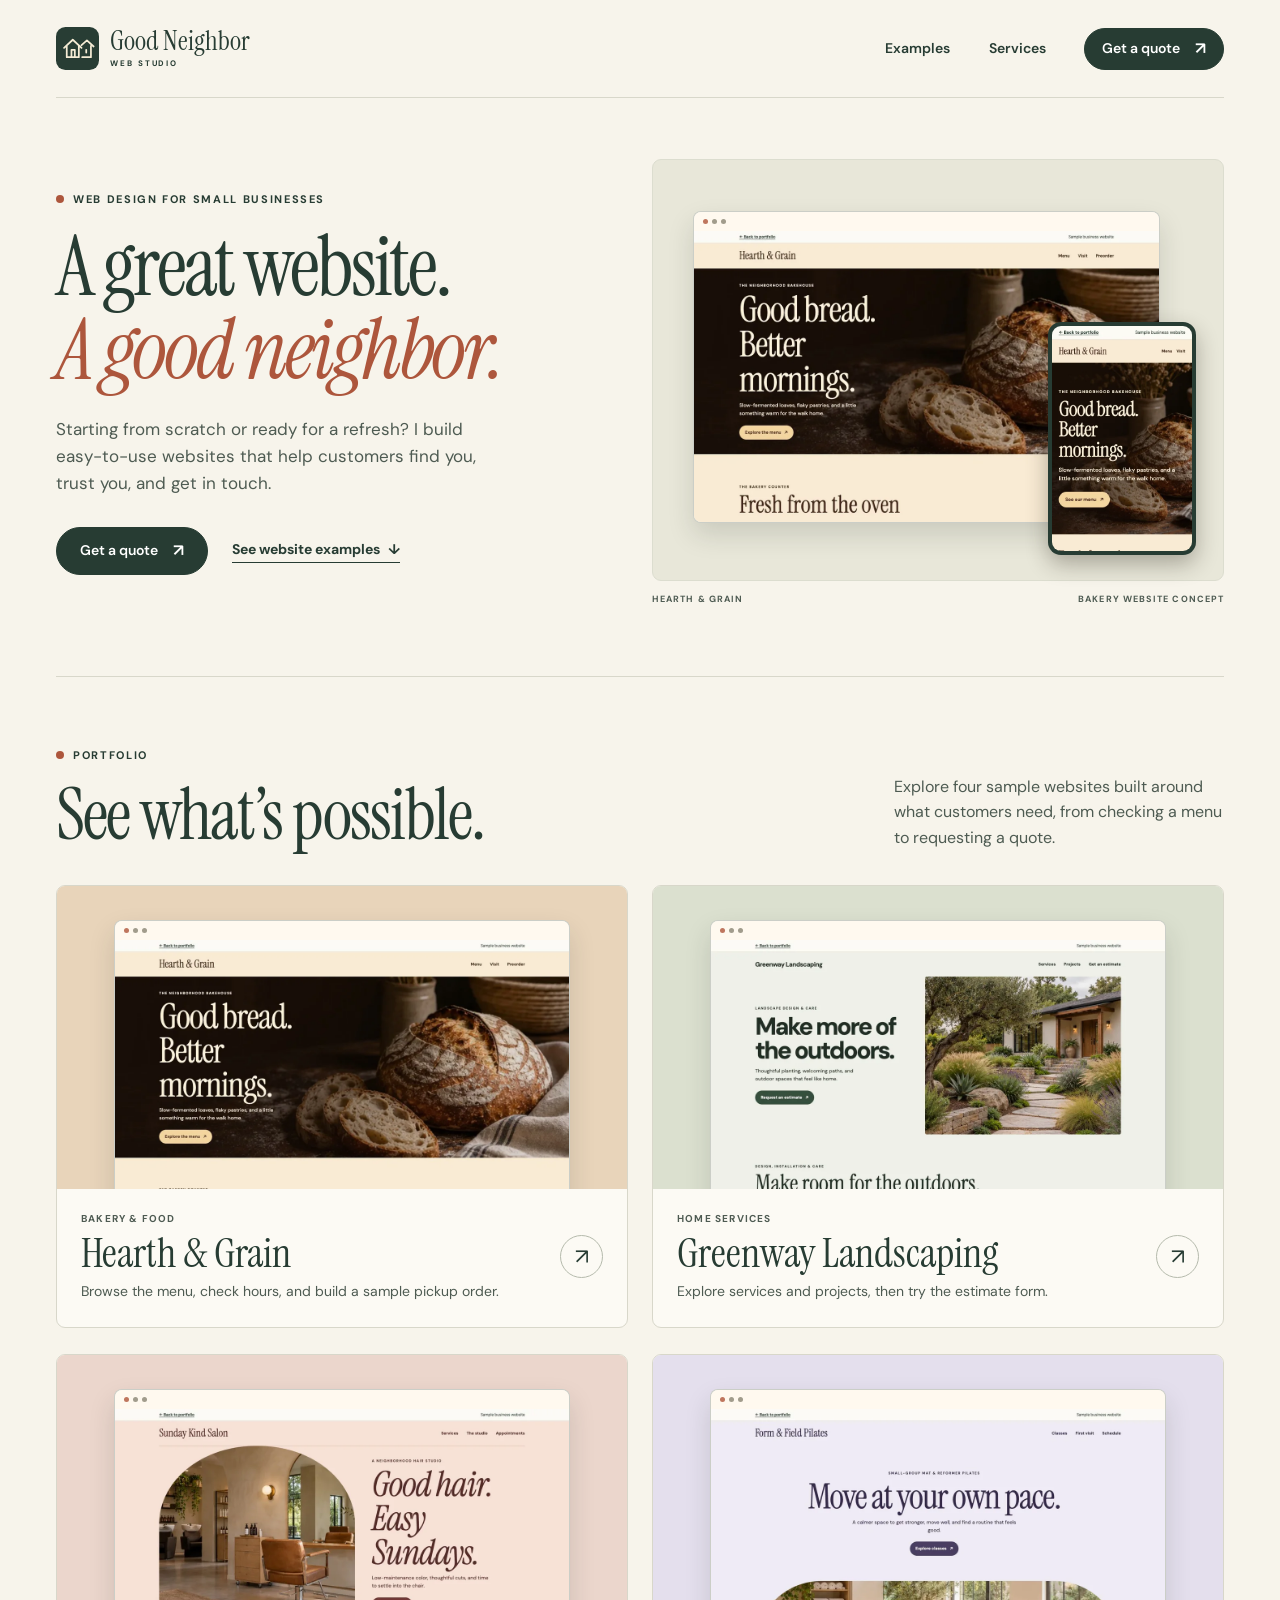
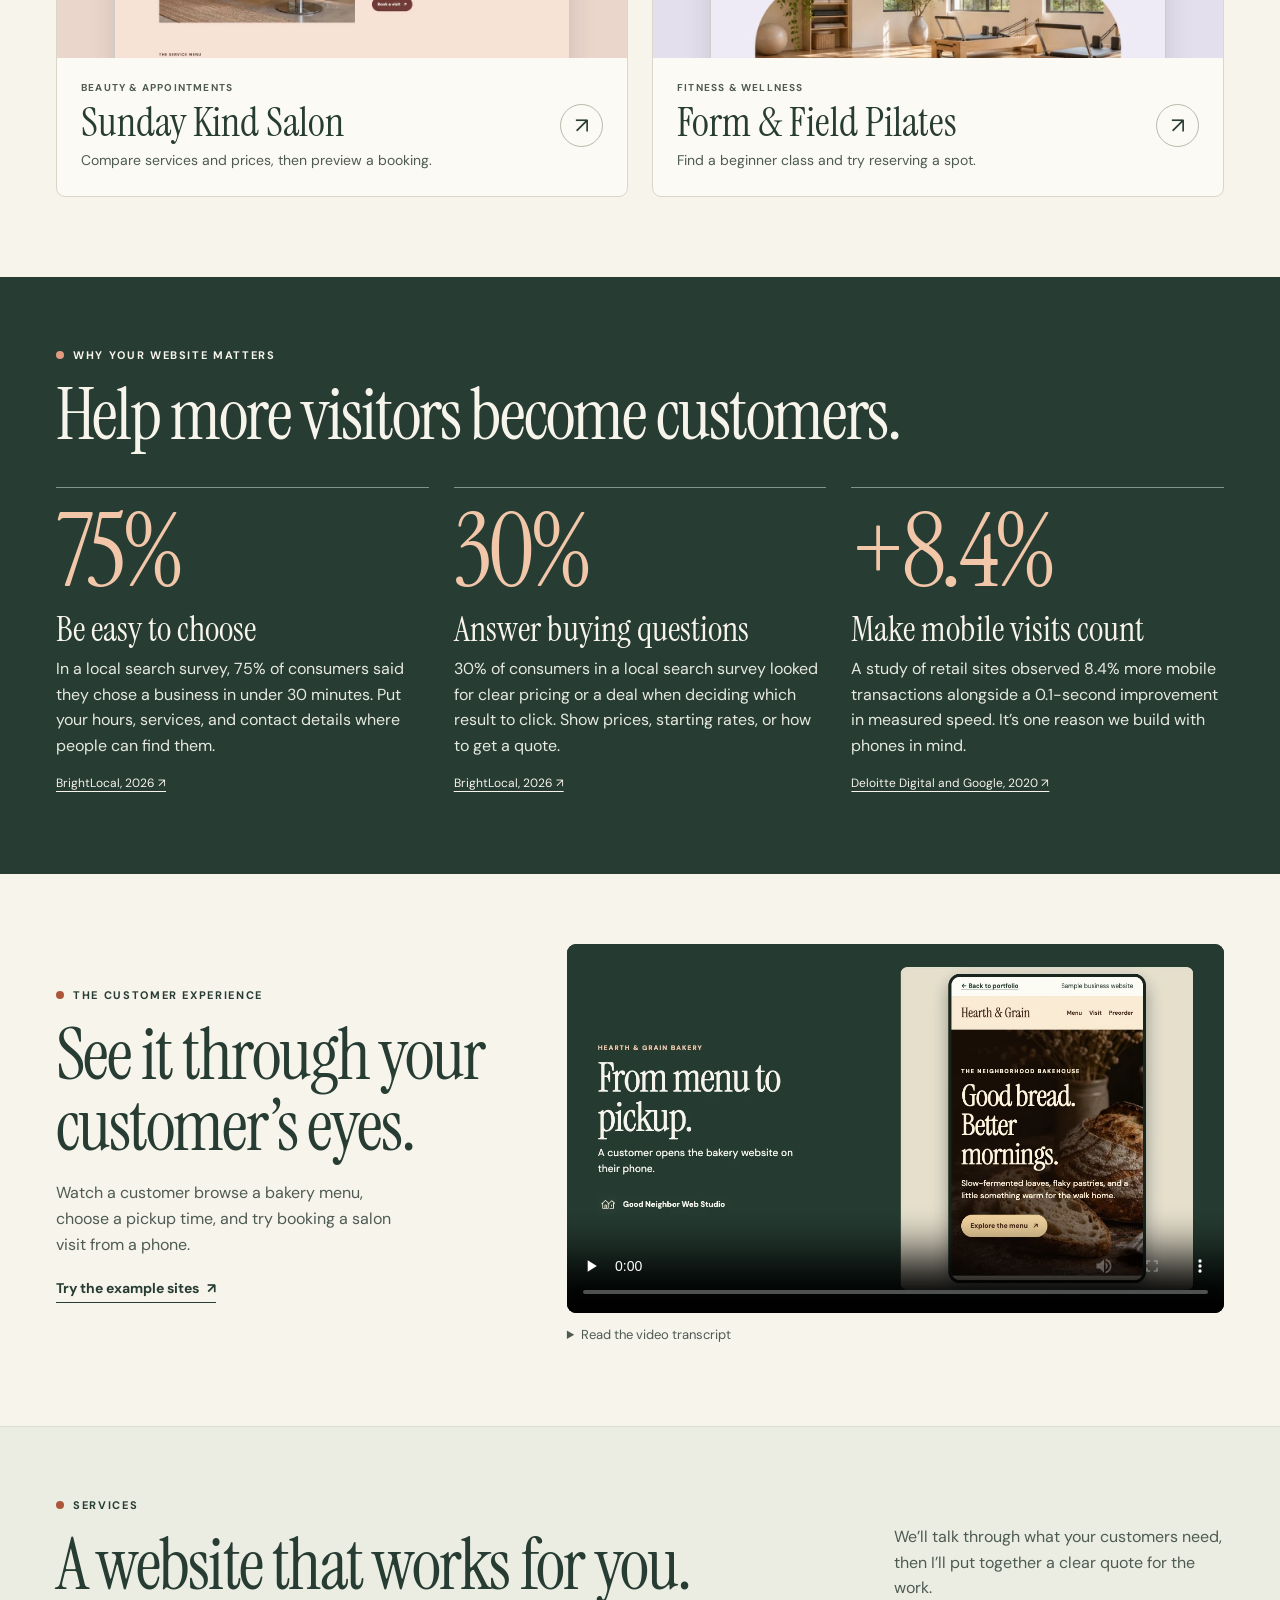
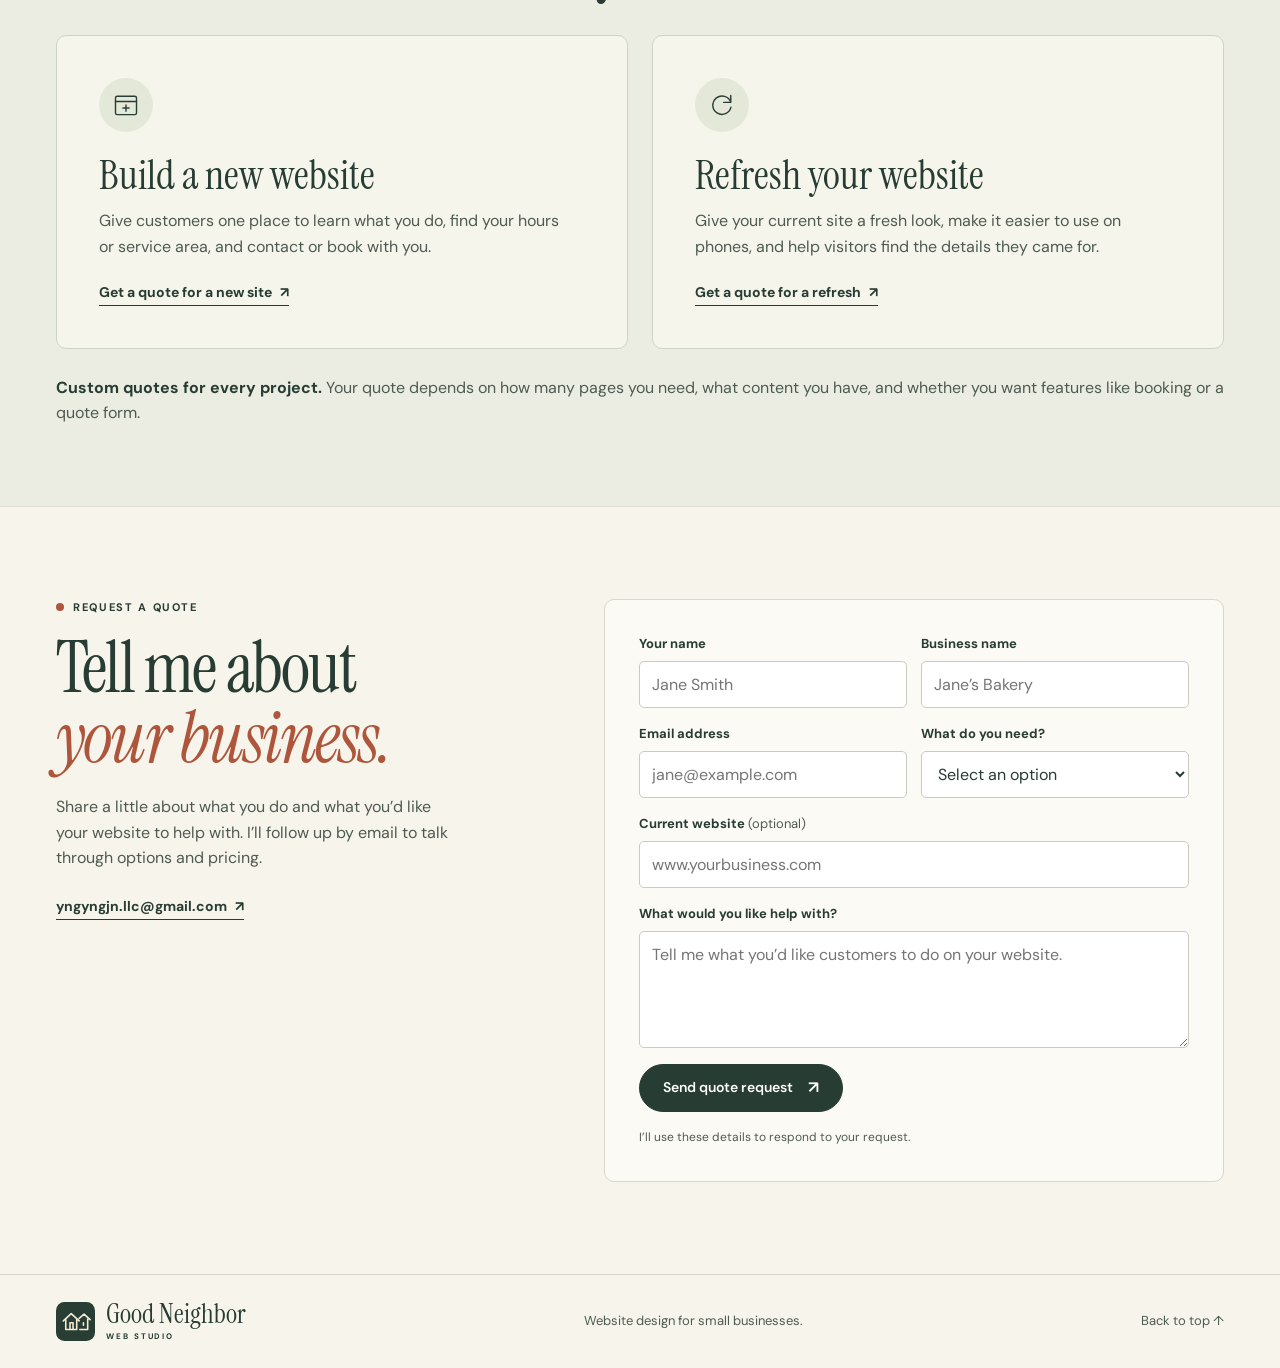
<file: docs/index.html>
<!doctype html>
<html lang="en">
<head>
  <meta charset="utf-8">
  <meta name="viewport" content="width=device-width, initial-scale=1">
  <meta name="theme-color" content="#f7f4eb">
  <meta name="description" content="Good Neighbor Web Studio builds and refreshes websites for independent businesses. See examples and request a custom quote.">
  <title>Good Neighbor Web Studio | Websites for Small Businesses</title>
  <link rel="icon" href="assets/mark.svg" type="image/svg+xml">
  <link rel="preconnect" href="https://fonts.googleapis.com">
  <link rel="preconnect" href="https://fonts.gstatic.com" crossorigin>
  <link href="https://fonts.googleapis.com/css2?family=DM+Sans:wght@400;500;600;700&family=Instrument+Serif:ital@0;1&display=swap" rel="stylesheet">
  <link rel="stylesheet" href="assets/site.css">
  <script src="assets/site.js" defer></script>
</head>
<body>
  <a class="skip" href="#main">Skip to content</a>
  <header class="site-header wrap">
    <a href="index.html" class="brand" aria-label="Good Neighbor Web Studio home"><img src="assets/mark.svg" width="43" height="43" alt=""><span>Good Neighbor<small>WEB STUDIO</small></span></a>
    <nav aria-label="Main navigation"><a href="#work">Examples</a><a href="#services">Services</a><a class="button button-small" href="#contact">Get a quote <span aria-hidden="true">↗</span></a></nav>
  </header>
  <main id="main">
    <section class="hero wrap" aria-labelledby="hero-title">
      <div class="hero-copy">
        <p class="eyebrow"><span></span> WEB DESIGN FOR SMALL BUSINESSES</p>
        <h1 id="hero-title">A great website.<br><em>A good neighbor.</em></h1>
        <p class="intro">Starting from scratch or ready for a refresh? I build easy-to-use websites that help customers find you, trust you, and get in touch.</p>
        <div class="actions"><a class="button" href="#contact">Get a quote <span aria-hidden="true">↗</span></a><a class="text-link" href="#work">See website examples <span aria-hidden="true">↓</span></a></div>
      </div>
      <figure class="hero-showcase">
        <div class="hero-stage">
          <div class="browser hero-browser">
            <div class="browser-bar" aria-hidden="true"><i></i><i></i><i></i></div>
            <img src="assets/bakery-preview.webp" width="1120" height="700" alt="Desktop view of the Hearth and Grain bakery sample website" fetchpriority="high">
          </div>
          <div class="phone"><img src="assets/bakery-mobile.webp" width="392" height="630" alt="The same bakery website on a phone"></div>
        </div>
        <figcaption><span>HEARTH &amp; GRAIN</span><span>BAKERY WEBSITE CONCEPT</span></figcaption>
      </figure>
    </section>

    <section class="work section wrap" id="work" aria-labelledby="work-title">
      <div class="section-top"><div><p class="eyebrow"><span></span> PORTFOLIO</p><h2 id="work-title">See what’s possible.</h2></div><p>Explore four sample websites built around what customers need, from checking a menu to requesting a quote.</p></div>
      <div class="work-grid">
        <article class="project">
          <a class="project-image bakery" href="examples/bakery.html" aria-label="View Hearth and Grain bakery example">
            <div class="browser"><div class="browser-bar" aria-hidden="true"><i></i><i></i><i></i></div><img src="assets/bakery-preview.webp" width="1120" height="700" alt="Hearth and Grain homepage with artisan bread" loading="lazy"></div>
          </a>
          <div class="project-copy"><div><p class="category">BAKERY &amp; FOOD</p><h3><a href="examples/bakery.html">Hearth &amp; Grain</a></h3><p>Browse the menu, check hours, and build a sample pickup order.</p></div><a class="circle-link" href="examples/bakery.html" aria-label="Open bakery example">↗</a></div>
        </article>
        <article class="project">
          <a class="project-image landscape" href="examples/landscaping.html" aria-label="View Greenway Landscaping example">
            <div class="browser"><div class="browser-bar" aria-hidden="true"><i></i><i></i><i></i></div><img src="assets/landscaping-preview.webp" width="1120" height="700" alt="Greenway Landscaping homepage with a landscaped front yard" loading="lazy"></div>
          </a>
          <div class="project-copy"><div><p class="category">HOME SERVICES</p><h3><a href="examples/landscaping.html">Greenway Landscaping</a></h3><p>Explore services and projects, then try the estimate form.</p></div><a class="circle-link" href="examples/landscaping.html" aria-label="Open landscaping example">↗</a></div>
        </article>
        <article class="project">
          <a class="project-image salon" href="examples/salon.html" aria-label="View Sunday Kind Salon example">
            <div class="browser"><div class="browser-bar" aria-hidden="true"><i></i><i></i><i></i></div><img src="assets/salon-preview.webp" width="1120" height="700" alt="Sunday Kind Salon homepage with a sunlit salon interior" loading="lazy"></div>
          </a>
          <div class="project-copy"><div><p class="category">BEAUTY &amp; APPOINTMENTS</p><h3><a href="examples/salon.html">Sunday Kind Salon</a></h3><p>Compare services and prices, then preview a booking.</p></div><a class="circle-link" href="examples/salon.html" aria-label="Open salon example">↗</a></div>
        </article>
        <article class="project">
          <a class="project-image pilates" href="examples/pilates.html" aria-label="View Form and Field Pilates example">
            <div class="browser"><div class="browser-bar" aria-hidden="true"><i></i><i></i><i></i></div><img src="assets/pilates-preview.webp" width="1120" height="700" alt="Form and Field Pilates homepage with a light-filled studio" loading="lazy"></div>
          </a>
          <div class="project-copy"><div><p class="category">FITNESS &amp; WELLNESS</p><h3><a href="examples/pilates.html">Form &amp; Field Pilates</a></h3><p>Find a beginner class and try reserving a spot.</p></div><a class="circle-link" href="examples/pilates.html" aria-label="Open Pilates example">↗</a></div>
        </article>
      </div>
    </section>


    <section class="impact section" aria-labelledby="impact-title">
      <div class="wrap">
        <p class="eyebrow"><span></span> WHY YOUR WEBSITE MATTERS</p>
        <h2 id="impact-title">Help more visitors become customers.</h2>
        <div class="stats">
          <article><p class="stat-number">75%</p><h3>Be easy to choose</h3><p>In a local search survey, 75% of consumers said they chose a business in under 30 minutes. Put your hours, services, and contact details where people can find them.</p><a href="https://www.brightlocal.com/research/consumer-search-behavior-speed/">BrightLocal, 2026 ↗</a></article>
          <article><p class="stat-number">30%</p><h3>Answer buying questions</h3><p>30% of consumers in a local search survey looked for clear pricing or a deal when deciding which result to click. Show prices, starting rates, or how to get a quote.</p><a href="https://www.brightlocal.com/research/consumer-search-behavior-decisions/">BrightLocal, 2026 ↗</a></article>
          <article><p class="stat-number">+8.4%</p><h3>Make mobile visits count</h3><p>A study of retail sites observed 8.4% more mobile transactions alongside a 0.1-second improvement in measured speed. It’s one reason we build with phones in mind.</p><a href="https://www.thinkwithgoogle.com/_qs/documents/9382/Milliseconds_Make_Millions_report.pdf">Deloitte Digital and Google, 2020 ↗</a></article>
        </div>
      </div>
    </section>

    <section class="walkthrough section wrap" id="walkthrough" aria-labelledby="walkthrough-title">
      <div class="walkthrough-copy">
        <p class="eyebrow"><span></span> THE CUSTOMER EXPERIENCE</p>
        <h2 id="walkthrough-title">See it through your customer’s eyes.</h2>
        <p>Watch a customer browse a bakery menu, choose a pickup time, and try booking a salon visit from a phone.</p>
        <a class="text-link" href="#work">Try the example sites <span aria-hidden="true">↗</span></a>
      </div>
      <figure>
        <video controls playsinline preload="none" width="1280" height="720" poster="assets/customer-walkthrough.webp" aria-label="Mobile customer walkthrough of the bakery and salon examples" aria-describedby="walkthrough-transcript">
          <source src="assets/customer-walkthrough.mp4" type="video/mp4">
          <a href="assets/customer-walkthrough.mp4">Download the customer walkthrough video</a>
        </video>
        <details id="walkthrough-transcript">
          <summary>Read the video transcript</summary>
          <p>At Hearth &amp; Grain, the customer opens the menu and switches to Pastry to check prices. They choose two butter croissants and a morning pickup window. The sample order shows a $9.00 total before tax. At Sunday Kind Salon, the customer opens Appointments, chooses Cut &amp; Style and a Saturday time, and previews the booking.</p>
        </details>
      </figure>
    </section>

    <section class="services section" id="services" aria-labelledby="services-title">
      <div class="wrap">
        <div class="section-top"><div><p class="eyebrow"><span></span> SERVICES</p><h2 id="services-title">A website that works for you.</h2></div><p>We’ll talk through what your customers need, then I’ll put together a clear quote for the work.</p></div>
        <div class="service-grid">
          <article><div class="service-icon" aria-hidden="true"><svg viewBox="0 0 32 32"><rect x="4" y="6" width="24" height="21" rx="2"/><path d="M4 12h24m-12 4v7m-3.5-3.5h7"/></svg></div><h3>Build a new website</h3><p>Give customers one place to learn what you do, find your hours or service area, and contact or book with you.</p><a class="text-link" href="#contact" data-project="New website">Get a quote for a new site <span aria-hidden="true">↗</span></a></article>
          <article><div class="service-icon" aria-hidden="true"><svg viewBox="0 0 32 32"><path d="M26 13a10.5 10.5 0 1 0 .25 5.5M26 5v8h-8"/></svg></div><h3>Refresh your website</h3><p>Give your current site a fresh look, make it easier to use on phones, and help visitors find the details they came for.</p><a class="text-link" href="#contact" data-project="Website refresh">Get a quote for a refresh <span aria-hidden="true">↗</span></a></article>
        </div>
        <p class="quote-note"><strong>Custom quotes for every project.</strong> Your quote depends on how many pages you need, what content you have, and whether you want features like booking or a quote form.</p>
      </div>
    </section>

    <section class="contact section wrap" id="contact" aria-labelledby="contact-title">
      <div class="contact-copy"><p class="eyebrow"><span></span> REQUEST A QUOTE</p><h2 id="contact-title">Tell me about<br><em>your business.</em></h2><p>Share a little about what you do and what you’d like your website to help with. I’ll follow up by email to talk through options and pricing.</p><a class="text-link email-link" href="mailto:yngyngjn.llc@gmail.com">yngyngjn.llc@gmail.com <span aria-hidden="true">↗</span></a></div>
      <form class="quote-form" action="https://formsubmit.co/yngyngjn.llc@gmail.com" method="post">
        <input type="hidden" name="_subject" value="New quote request | Good Neighbor Web Studio">
        <input type="hidden" name="_template" value="table">
        <input type="text" name="_honey" aria-hidden="true" tabindex="-1" autocomplete="off" hidden>
        <div class="field-row">
          <label>Your name <input name="name" autocomplete="name" maxlength="120" placeholder="Jane Smith" required></label>
          <label>Business name <input name="business" autocomplete="organization" maxlength="160" placeholder="Jane’s Bakery" required></label>
        </div>
        <div class="field-row">
          <label>Email address <input name="email" type="email" autocomplete="email" maxlength="200" placeholder="jane@example.com" required></label>
          <label>What do you need? <select id="project-type" name="project" required><option value="" selected disabled>Select an option</option><option>New website</option><option>Website refresh</option><option>I’m not sure yet</option></select></label>
        </div>
        <label>Current website <span class="optional">(optional)</span><input name="website" autocomplete="url" inputmode="url" maxlength="300" placeholder="www.yourbusiness.com"></label>
        <label>What would you like help with?<textarea name="message" rows="4" maxlength="2500" placeholder="Tell me what you’d like customers to do on your website." required></textarea></label>
        <button class="button" type="submit">Send quote request <span aria-hidden="true">↗</span></button>
        <p class="form-note">I’ll use these details to respond to your request.</p>
      </form>
    </section>
  </main>
  <footer class="footer"><div class="wrap footer-inner"><a href="index.html" class="brand" aria-label="Good Neighbor Web Studio home"><img src="assets/mark.svg" width="39" height="39" alt=""><span>Good Neighbor<small>WEB STUDIO</small></span></a><p>Website design for small businesses.</p><a href="#main">Back to top ↑</a></div></footer>
</body>
</html>
</file>
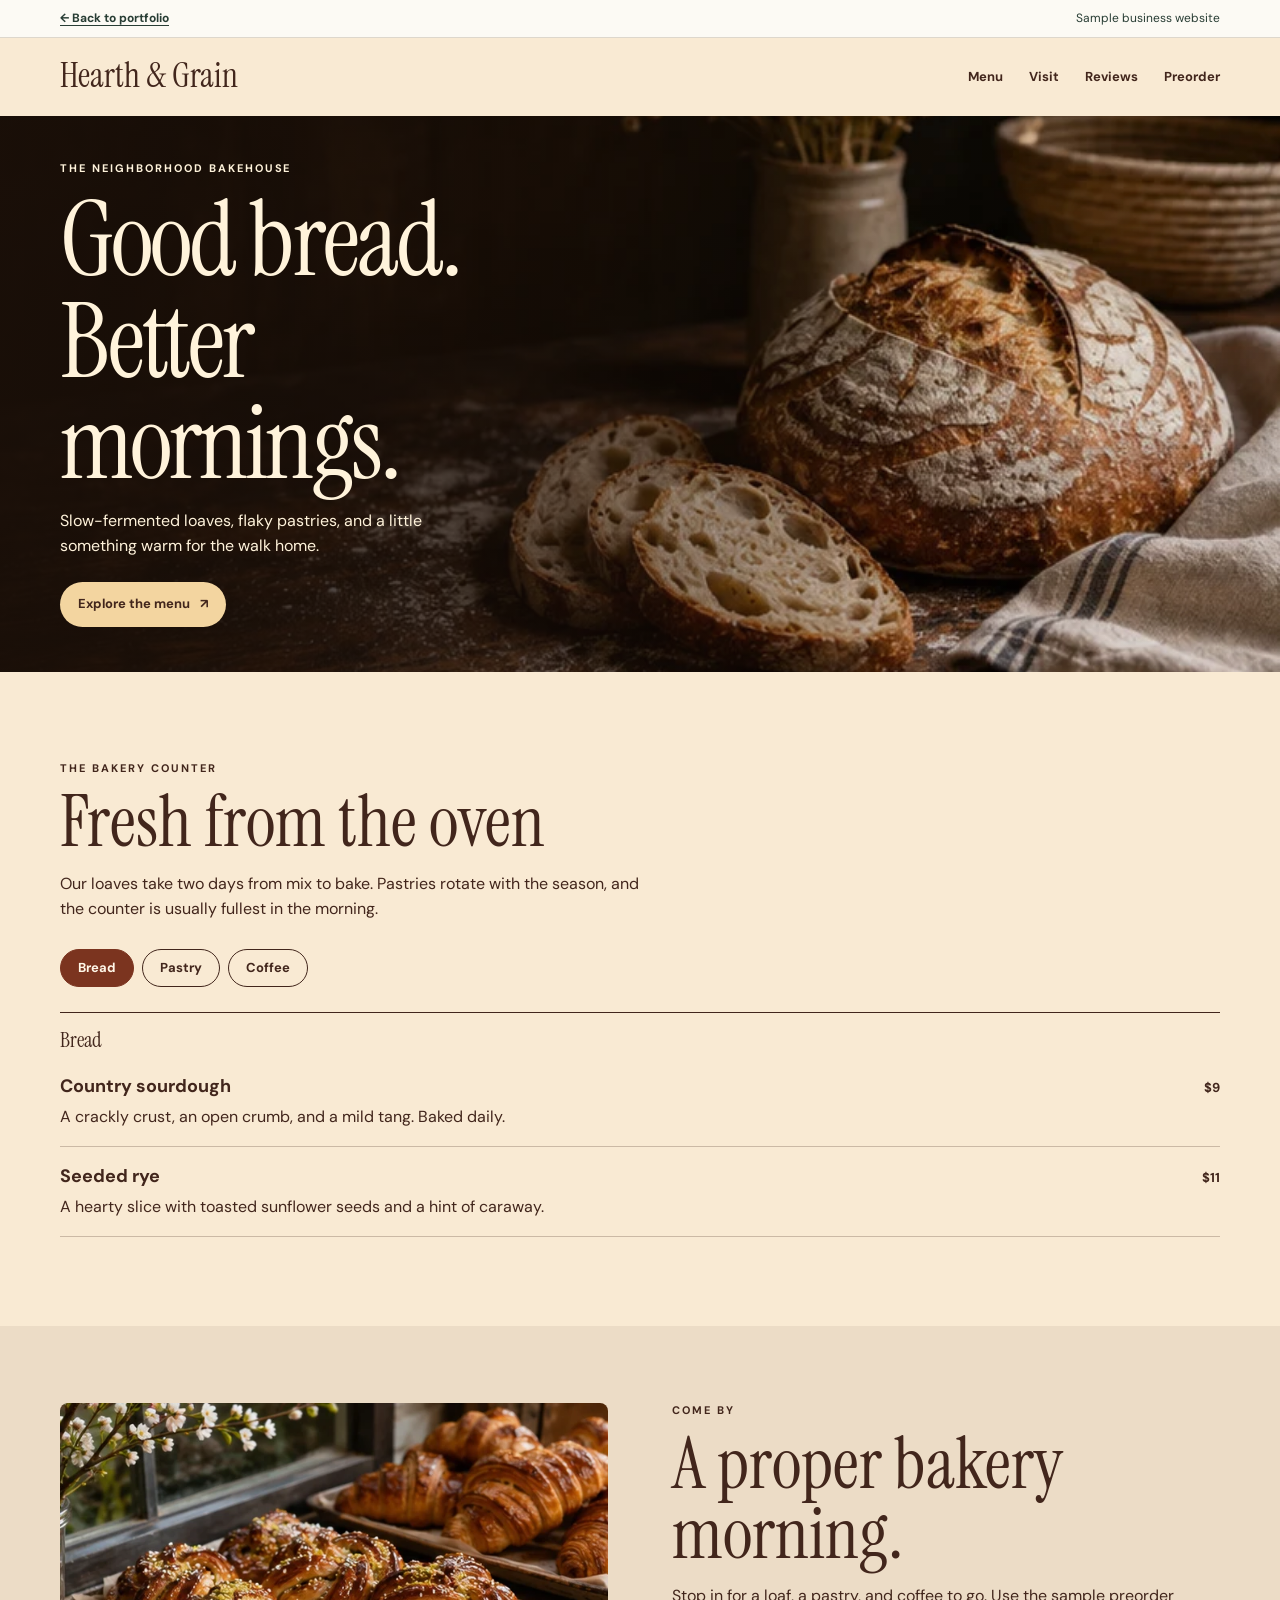
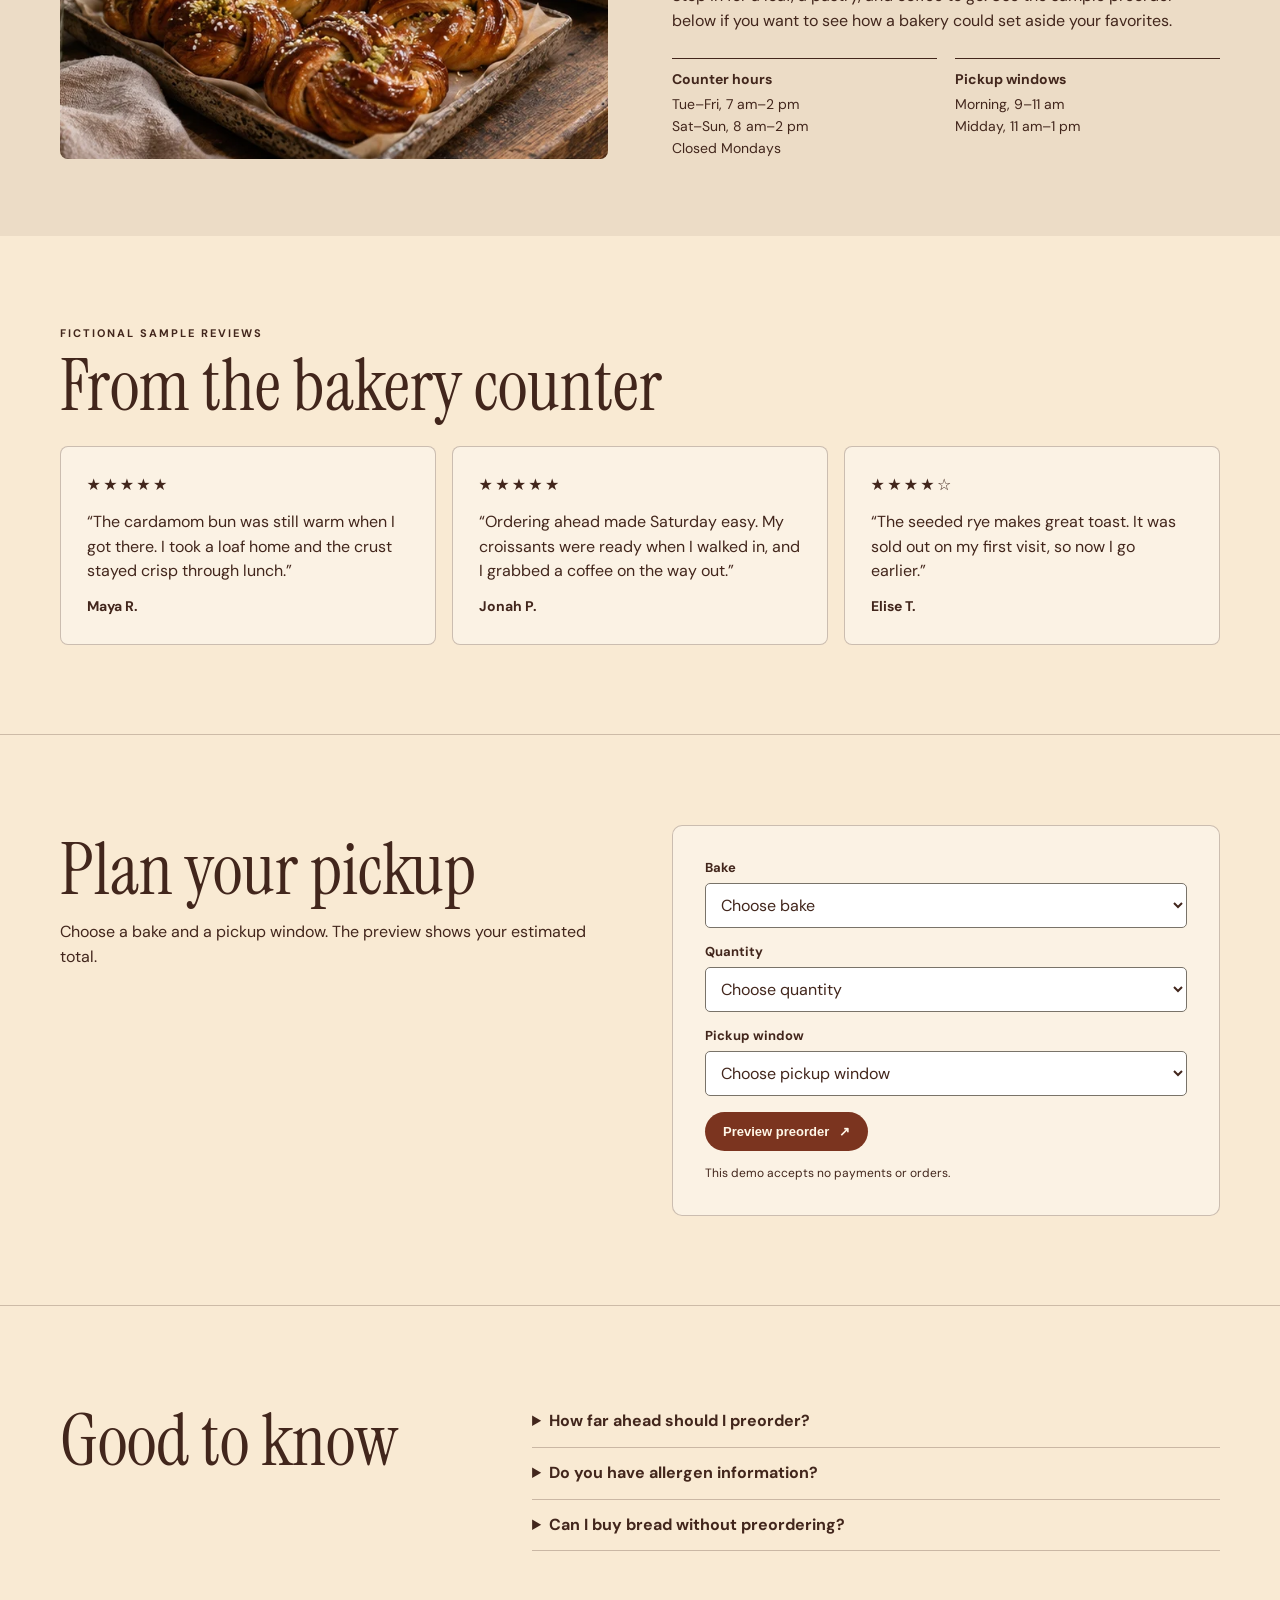
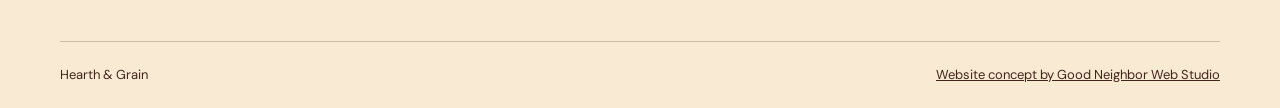
<file: docs/examples/bakery.html>
<!doctype html>
<html lang="en">
<head>
  <meta charset="utf-8">
  <meta name="viewport" content="width=device-width, initial-scale=1">
  <meta name="description" content="Hearth &amp; Grain, a artisan bakery website concept by Good Neighbor Web Studio.">
  <title>Hearth &amp; Grain | Good Neighbor Web Studio Example</title>
  <link rel="icon" href="../assets/mark.svg" type="image/svg+xml">
  <link rel="preconnect" href="https://fonts.googleapis.com">
  <link rel="preconnect" href="https://fonts.gstatic.com" crossorigin>
  <link href="https://fonts.googleapis.com/css2?family=DM+Sans:wght@400;500;600;700&amp;family=Instrument+Serif:ital@0;1&amp;display=swap" rel="stylesheet">
  <link rel="stylesheet" href="../assets/demo.css">
  <script src="../assets/demo.js" defer></script>
</head>
<body class="bakery">
  <div class="demo-banner"><a href="../index.html#work">← Back to portfolio</a><span>Sample business website</span></div>
  <header class="wrap"><a href="./bakery.html" class="brand">Hearth &amp; Grain</a><nav aria-label="Hearth &amp; Grain navigation"><a href="#details">Menu</a><a href="#visit">Visit</a><a href="#reviews">Reviews</a><a href="#next">Preorder</a></nav></header>
  <main>
    <section class="hero"><img src="../assets/bakery.webp" alt="Rustic sourdough loaf on a wooden table" width="834" height="468" fetchpriority="high"><div class="hero-copy wrap"><p class="kicker">THE NEIGHBORHOOD BAKEHOUSE</p><h1>Good bread.<br>Better mornings.</h1><p>Slow-fermented loaves, flaky pastries, and a little something warm for the walk home.</p><a class="cta" href="#details">Explore the menu <span aria-hidden="true">↗</span></a></div></section>
    <section class="details wrap" id="details">
      <div class="demo-section-heading">
        <p class="kicker">The bakery counter</p>
        <h2>Fresh from the oven</h2>
        <p>Our loaves take two days from mix to bake. Pastries rotate with the season, and the counter is usually fullest in the morning.</p>
      </div>
      <div class="menu-filters" hidden aria-label="Menu categories"><button type="button" aria-pressed="true" data-category="0">Bread</button><button type="button" aria-pressed="false" data-category="1">Pastry</button><button type="button" aria-pressed="false" data-category="2">Coffee</button></div>
      <div class="menu-groups">
        <div class="menu-group" data-group="0"><h3>Bread</h3>
          <article><div><h4>Country sourdough</h4><p>A crackly crust, an open crumb, and a mild tang. Baked daily.</p></div><span>$9</span></article>
          <article><div><h4>Seeded rye</h4><p>A hearty slice with toasted sunflower seeds and a hint of caraway.</p></div><span>$11</span></article>
        </div>
        <div class="menu-group" data-group="1"><h3>Pastry</h3>
          <article><div><h4>Butter croissant</h4><p>Cultured butter folded into golden, flaky layers.</p></div><span>$4.50</span></article>
          <article><div><h4>Cardamom bun</h4><p>A soft knot with freshly ground cardamom and a sugar glaze.</p></div><span>$5</span></article>
        </div>
        <div class="menu-group" data-group="2"><h3>Coffee</h3>
          <article><div><h4>Batch brew</h4><p>A rotating single-origin coffee from our neighborhood roaster.</p></div><span>$3.50</span></article>
          <article><div><h4>Cappuccino</h4><p>Espresso and steamed milk. Oat milk available.</p></div><span>$4.75</span></article>
        </div>
      </div>
    </section>
    <section class="demo-feature" id="visit">
      <div class="wrap feature-grid">
        <img src="../assets/bakery-menu.webp" alt="Fresh croissants and cardamom buns on bakery trays" width="834" height="468" loading="lazy">
        <div>
          <p class="kicker">Come by</p>
          <h2>A proper bakery morning.</h2>
          <p>Stop in for a loaf, a pastry, and coffee to go. Use the sample preorder below if you want to see how a bakery could set aside your favorites.</p>
          <dl class="demo-facts">
          <div><dt>Counter hours</dt><dd>Tue–Fri, 7 am–2 pm<br>Sat–Sun, 8 am–2 pm<br>Closed Mondays</dd></div>
          <div><dt>Pickup windows</dt><dd>Morning, 9–11 am<br>Midday, 11 am–1 pm</dd></div>
          </dl>
        </div>
      </div>
    </section>
    <section class="reviews wrap" id="reviews" aria-labelledby="reviews-title">
      <p class="kicker">Fictional sample reviews</p>
      <h2 id="reviews-title">From the bakery counter</h2>
      <div class="review-grid">
          <figure class="review">
            <span class="review-stars" role="img" aria-label="5 out of 5 stars">★★★★★</span>
            <blockquote>“The cardamom bun was still warm when I got there. I took a loaf home and the crust stayed crisp through lunch.”</blockquote>
            <figcaption>Maya R.</figcaption>
          </figure>
          <figure class="review">
            <span class="review-stars" role="img" aria-label="5 out of 5 stars">★★★★★</span>
            <blockquote>“Ordering ahead made Saturday easy. My croissants were ready when I walked in, and I grabbed a coffee on the way out.”</blockquote>
            <figcaption>Jonah P.</figcaption>
          </figure>
          <figure class="review">
            <span class="review-stars" role="img" aria-label="4 out of 5 stars">★★★★☆</span>
            <blockquote>“The seeded rye makes great toast. It was sold out on my first visit, so now I go earlier.”</blockquote>
            <figcaption>Elise T.</figcaption>
          </figure>
      </div>
    </section>
    <section class="next" id="next">
      <div class="wrap booking-grid">
        <div><h2>Plan your pickup</h2><p>Choose a bake and a pickup window. The preview shows your estimated total.</p></div>
        <div class="demo-form-panel">
          <form class="demo-form" data-result="Here’s your sample preorder." hidden>
        <label>Bake<select name="bake" required><option value="" selected disabled>Choose bake</option><option data-price='9'>Country sourdough</option><option data-price='11'>Seeded rye</option><option data-price='4.50'>Butter croissant</option><option data-price='5'>Cardamom bun</option></select></label>
        <label>Quantity<select name="quantity" required><option value="" selected disabled>Choose quantity</option><option>1</option><option>2</option><option>3</option><option>4</option><option>5</option><option>6</option></select></label>
        <label>Pickup window<select name="pickup" required><option value="" selected disabled>Choose pickup window</option><option>Next open day, 9–11 am</option><option>Next open day, 11 am–1 pm</option></select></label>
            <button type="submit" class="cta">Preview preorder <span aria-hidden="true">↗</span></button>
          </form>
          <div class="demo-result" role="status"></div>
          <p class="demo-note">This demo accepts no payments or orders.</p>
          <noscript>Enable JavaScript to try this preview.</noscript>
        </div>
      </div>
    </section>
    <section class="faq wrap">
      <h2>Good to know</h2>
      <div>
        <details><summary>How far ahead should I preorder?</summary><p>For this sample menu, choose a pickup window for the next open day. Large orders typically need two days’ notice.</p></details>
        <details><summary>Do you have allergen information?</summary><p>The bakery handles wheat, dairy, eggs, and nuts. Ask about ingredients before ordering if you have an allergy.</p></details>
        <details><summary>Can I buy bread without preordering?</summary><p>Yes. The counter has a daily selection until it sells out.</p></details>
      </div>
    </section>
  </main>
  <footer class="wrap demo-footer"><span>Hearth &amp; Grain</span><a href="../index.html#work">Website concept by Good Neighbor Web Studio</a></footer>
</body>
</html>
</file>
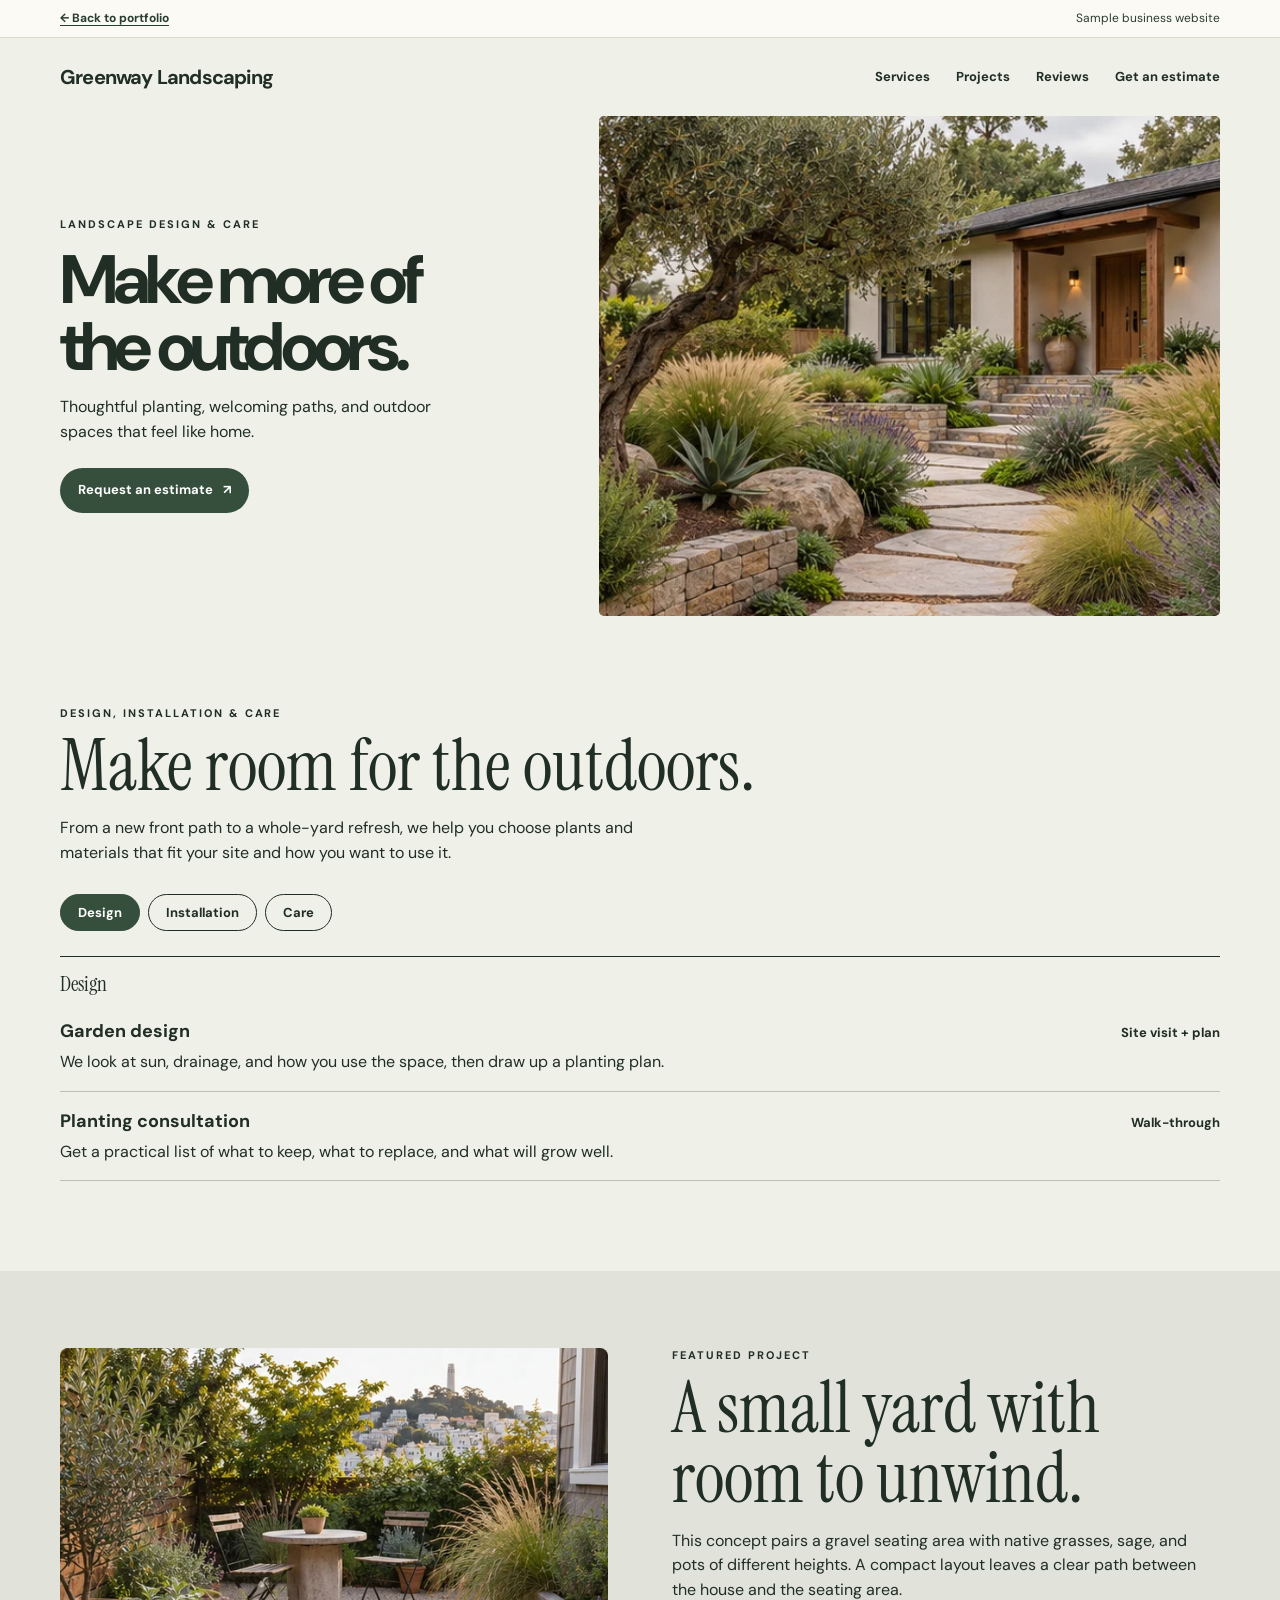
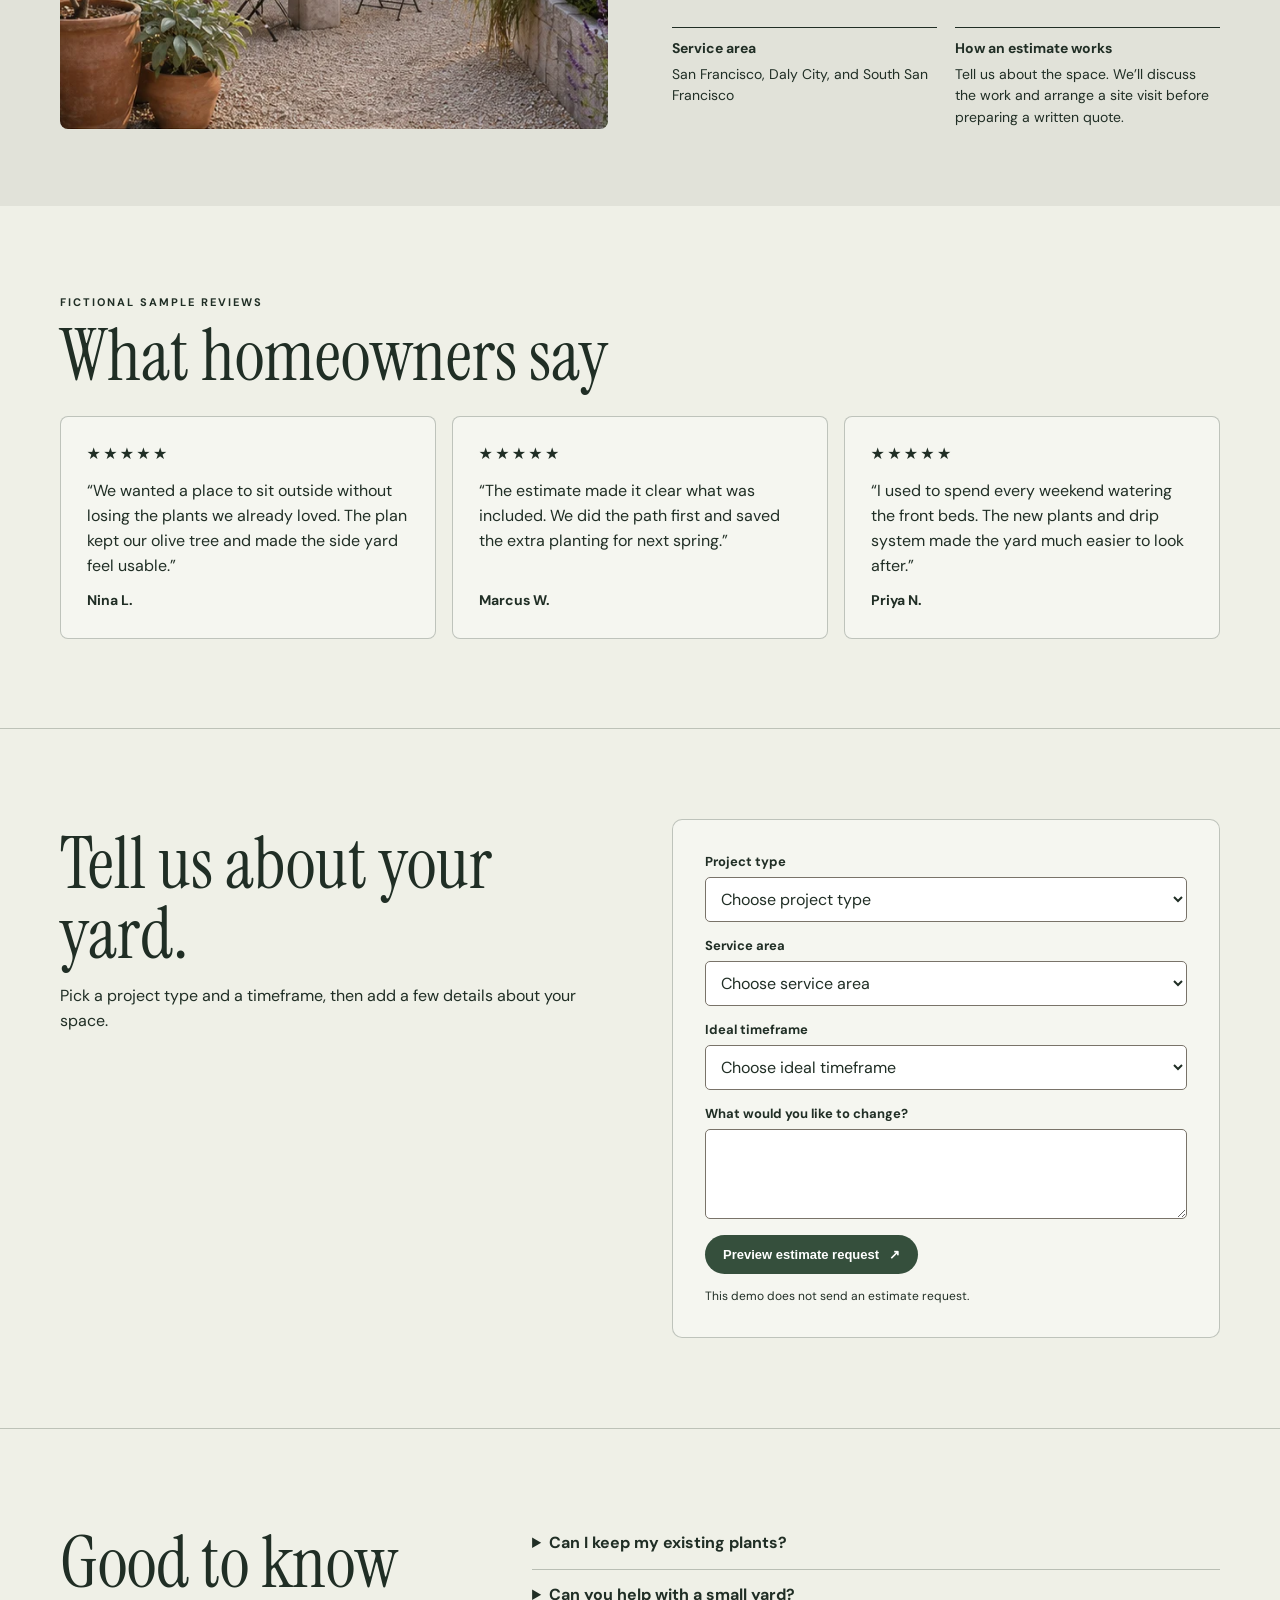
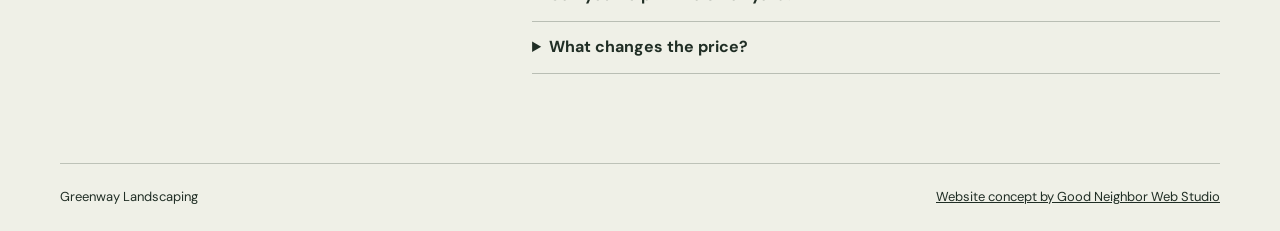
<file: docs/examples/landscaping.html>
<!doctype html>
<html lang="en">
<head>
  <meta charset="utf-8">
  <meta name="viewport" content="width=device-width, initial-scale=1">
  <meta name="description" content="Greenway Landscaping, a home services website concept by Good Neighbor Web Studio.">
  <title>Greenway Landscaping | Good Neighbor Web Studio Example</title>
  <link rel="icon" href="../assets/mark.svg" type="image/svg+xml">
  <link rel="preconnect" href="https://fonts.googleapis.com">
  <link rel="preconnect" href="https://fonts.gstatic.com" crossorigin>
  <link href="https://fonts.googleapis.com/css2?family=DM+Sans:wght@400;500;600;700&amp;family=Instrument+Serif:ital@0;1&amp;display=swap" rel="stylesheet">
  <link rel="stylesheet" href="../assets/demo.css">
  <script src="../assets/demo.js" defer></script>
</head>
<body class="landscaping">
  <div class="demo-banner"><a href="../index.html#work">← Back to portfolio</a><span>Sample business website</span></div>
  <header class="wrap"><a href="./landscaping.html" class="brand">Greenway Landscaping</a><nav aria-label="Greenway Landscaping navigation"><a href="#details">Services</a><a href="#visit">Projects</a><a href="#reviews">Reviews</a><a href="#next">Get an estimate</a></nav></header>
  <main>
    <section class="hero split wrap"><div class="split-copy"><p class="kicker">LANDSCAPE DESIGN &amp; CARE</p><h1>Make more of<br>the outdoors.</h1><p>Thoughtful planting, welcoming paths, and outdoor spaces that feel like home.</p><a class="cta" href="#next">Request an estimate <span aria-hidden="true">↗</span></a></div><img src="../assets/landscaping.webp" alt="Stepping-stone path through a planted front yard" width="834" height="468" fetchpriority="high"></section>
    <section class="details wrap" id="details">
      <div class="demo-section-heading">
        <p class="kicker">Design, installation &amp; care</p>
        <h2>Make room for the outdoors.</h2>
        <p>From a new front path to a whole-yard refresh, we help you choose plants and materials that fit your site and how you want to use it.</p>
      </div>
      <div class="menu-filters" hidden aria-label="Services categories"><button type="button" aria-pressed="true" data-category="0">Design</button><button type="button" aria-pressed="false" data-category="1">Installation</button><button type="button" aria-pressed="false" data-category="2">Care</button></div>
      <div class="menu-groups">
        <div class="menu-group" data-group="0"><h3>Design</h3>
          <article><div><h4>Garden design</h4><p>We look at sun, drainage, and how you use the space, then draw up a planting plan.</p></div><span>Site visit + plan</span></article>
          <article><div><h4>Planting consultation</h4><p>Get a practical list of what to keep, what to replace, and what will grow well.</p></div><span>Walk-through</span></article>
        </div>
        <div class="menu-group" data-group="1"><h3>Installation</h3>
          <article><div><h4>Planting &amp; irrigation</h4><p>Drought-tolerant planting, soil prep, and drip irrigation where needed.</p></div><span>Scoped to your yard</span></article>
          <article><div><h4>Paths &amp; patios</h4><p>Gravel paths, pavers, and small patios suited to the way you move outdoors.</p></div><span>Scoped to your yard</span></article>
        </div>
        <div class="menu-group" data-group="2"><h3>Care</h3>
          <article><div><h4>Seasonal cleanup</h4><p>Pruning, bed cleanup, and mulch to get the garden ready for the next season.</p></div><span>One-time visit</span></article>
          <article><div><h4>Garden maintenance</h4><p>Ongoing care for established beds and newly installed landscapes.</p></div><span>Recurring visits</span></article>
        </div>
      </div>
    </section>
    <section class="demo-feature" id="visit">
      <div class="wrap feature-grid">
        <img src="../assets/greenway-garden.webp" alt="Compact gravel garden with terracotta pots and layered plants" width="834" height="468" loading="lazy">
        <div>
          <p class="kicker">Featured project</p>
          <h2>A small yard with room to unwind.</h2>
          <p>This concept pairs a gravel seating area with native grasses, sage, and pots of different heights. A compact layout leaves a clear path between the house and the seating area.</p>
          <dl class="demo-facts">
          <div><dt>Service area</dt><dd>San Francisco, Daly City, and South San Francisco</dd></div>
          <div><dt>How an estimate works</dt><dd>Tell us about the space. We’ll discuss the work and arrange a site visit before preparing a written quote.</dd></div>
          </dl>
        </div>
      </div>
    </section>
    <section class="reviews wrap" id="reviews" aria-labelledby="reviews-title">
      <p class="kicker">Fictional sample reviews</p>
      <h2 id="reviews-title">What homeowners say</h2>
      <div class="review-grid">
          <figure class="review">
            <span class="review-stars" role="img" aria-label="5 out of 5 stars">★★★★★</span>
            <blockquote>“We wanted a place to sit outside without losing the plants we already loved. The plan kept our olive tree and made the side yard feel usable.”</blockquote>
            <figcaption>Nina L.</figcaption>
          </figure>
          <figure class="review">
            <span class="review-stars" role="img" aria-label="5 out of 5 stars">★★★★★</span>
            <blockquote>“The estimate made it clear what was included. We did the path first and saved the extra planting for next spring.”</blockquote>
            <figcaption>Marcus W.</figcaption>
          </figure>
          <figure class="review">
            <span class="review-stars" role="img" aria-label="5 out of 5 stars">★★★★★</span>
            <blockquote>“I used to spend every weekend watering the front beds. The new plants and drip system made the yard much easier to look after.”</blockquote>
            <figcaption>Priya N.</figcaption>
          </figure>
      </div>
    </section>
    <section class="next" id="next">
      <div class="wrap booking-grid">
        <div><h2>Tell us about your yard.</h2><p>Pick a project type and a timeframe, then add a few details about your space.</p></div>
        <div class="demo-form-panel">
          <form class="demo-form" data-result="Here’s your sample estimate request." hidden>
        <label>Project type<select name="project" required><option value="" selected disabled>Choose project type</option><option>Garden design</option><option>Planting &amp; irrigation</option><option>Paths &amp; patios</option><option>Seasonal cleanup</option><option>Garden maintenance</option></select></label>
        <label>Service area<select name="area" required><option value="" selected disabled>Choose service area</option><option>San Francisco</option><option>Daly City</option><option>South San Francisco</option></select></label>
        <label>Ideal timeframe<select name="timeframe" required><option value="" selected disabled>Choose ideal timeframe</option><option>Within a month</option><option>In the next 1–3 months</option><option>I’m still planning</option></select></label>
        <label>What would you like to change?<textarea name="description" rows="3" maxlength="500" required></textarea></label>
            <button type="submit" class="cta">Preview estimate request <span aria-hidden="true">↗</span></button>
          </form>
          <div class="demo-result" role="status"></div>
          <p class="demo-note">This demo does not send an estimate request.</p>
          <noscript>Enable JavaScript to try this preview.</noscript>
        </div>
      </div>
    </section>
    <section class="faq wrap">
      <h2>Good to know</h2>
      <div>
        <details><summary>Can I keep my existing plants?</summary><p>Yes. We start by identifying healthy plants that support your design and can work around them.</p></details>
        <details><summary>Can you help with a small yard?</summary><p>Yes. A planting refresh or a better path can make a big difference in a compact space.</p></details>
        <details><summary>What changes the price?</summary><p>Access, site preparation, materials, and project size all affect the estimate.</p></details>
      </div>
    </section>
  </main>
  <footer class="wrap demo-footer"><span>Greenway Landscaping</span><a href="../index.html#work">Website concept by Good Neighbor Web Studio</a></footer>
</body>
</html>
</file>
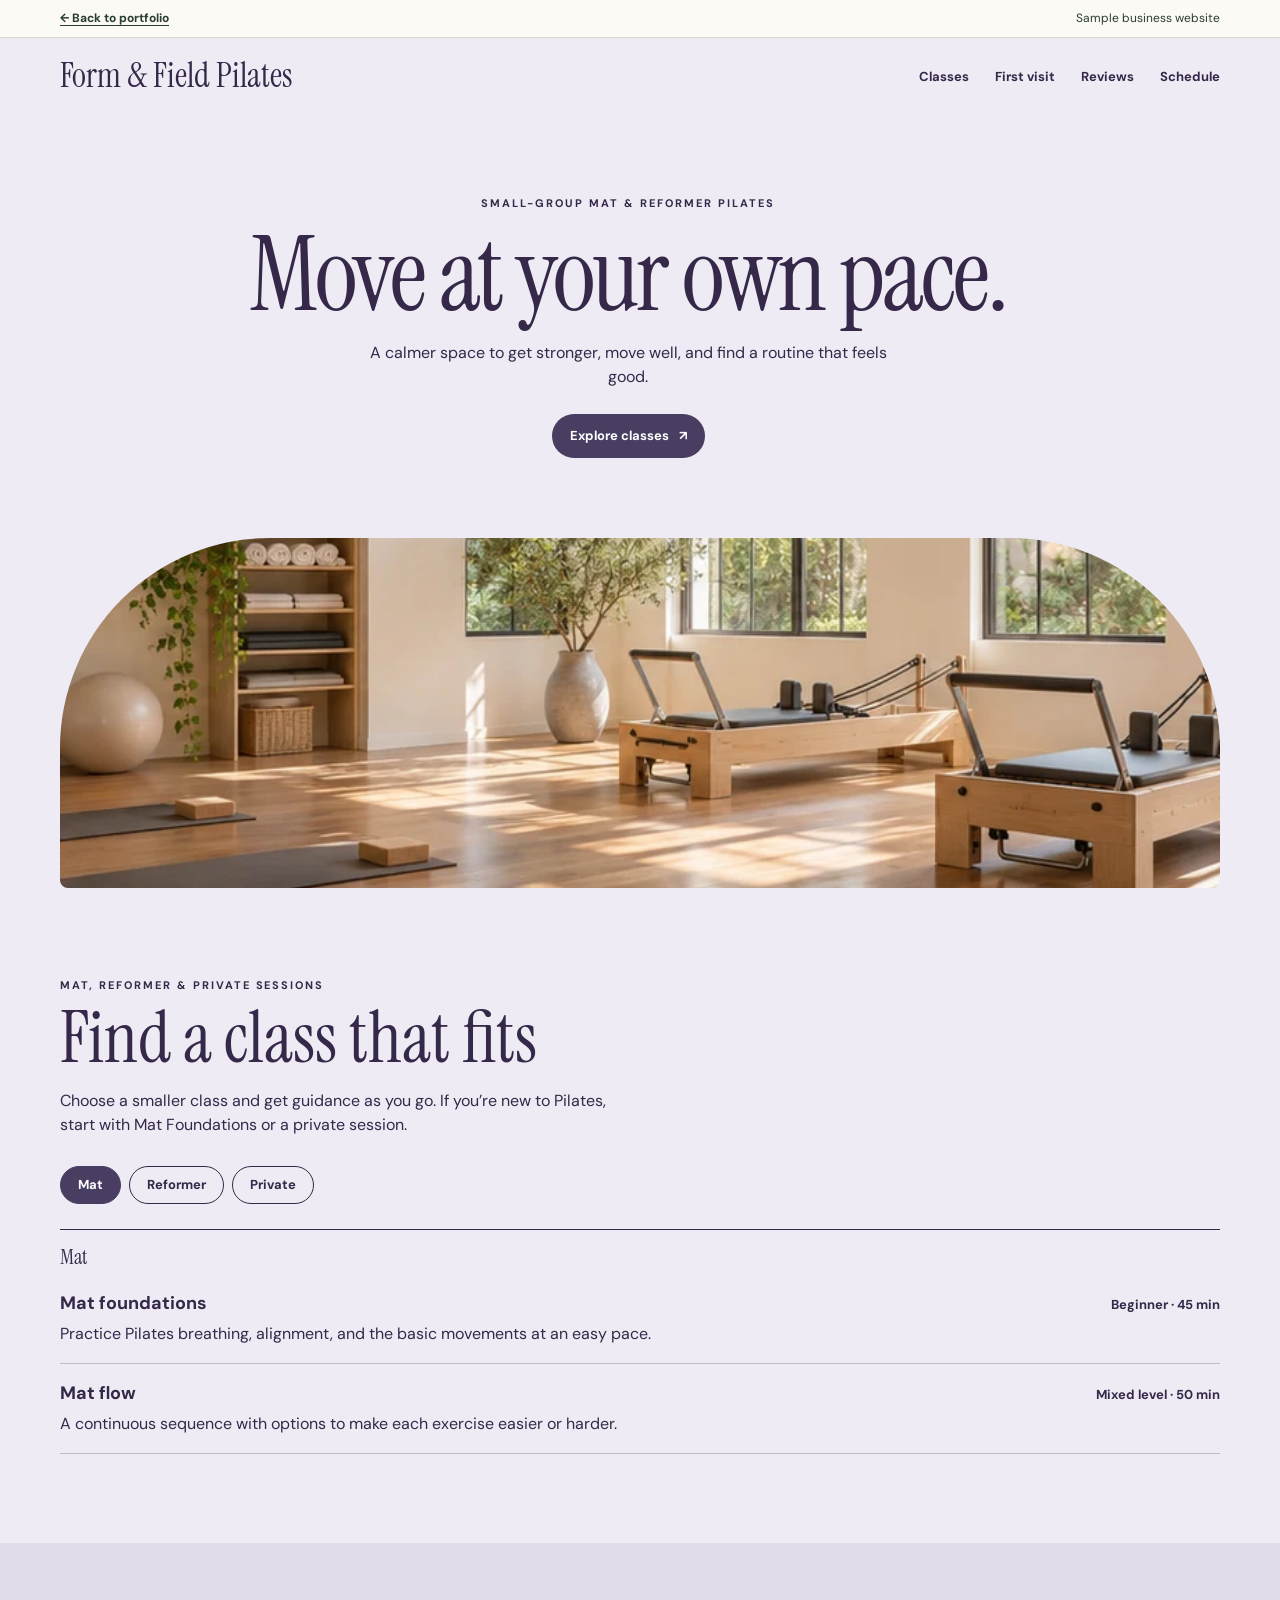
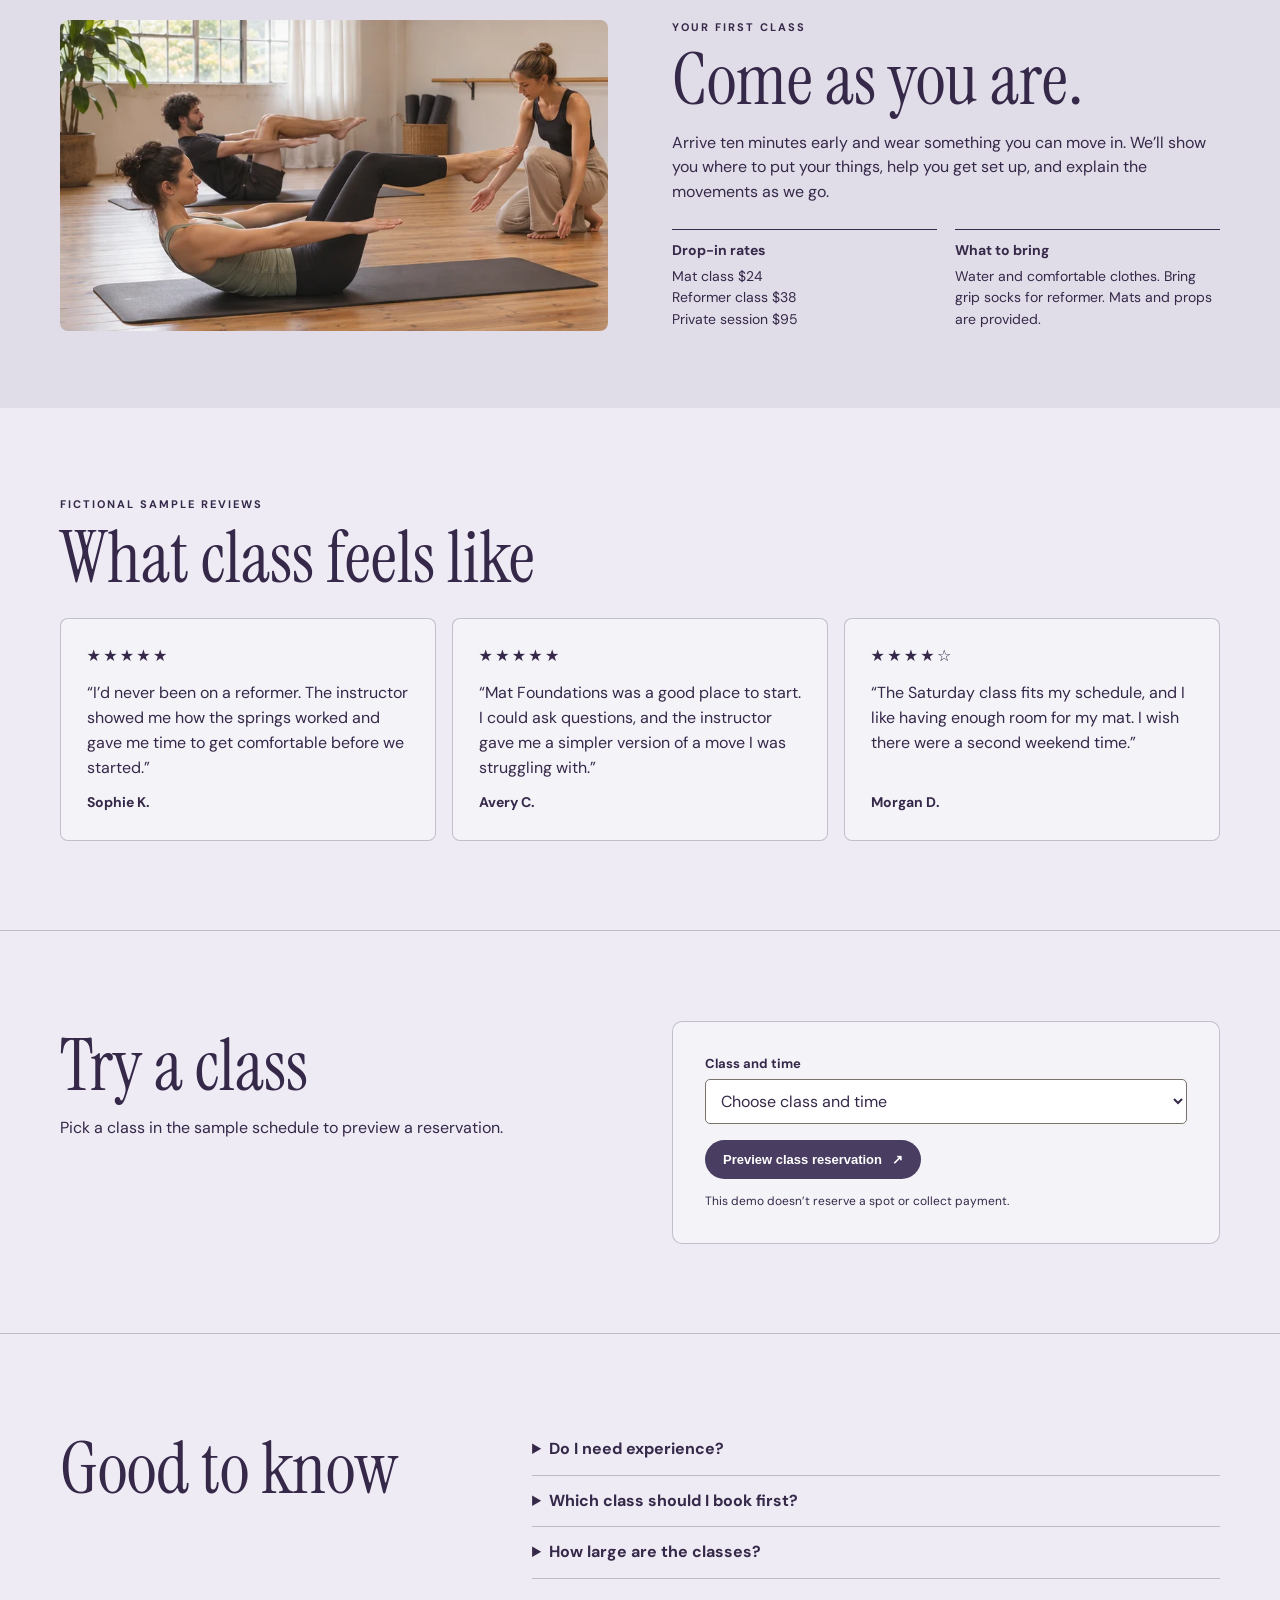
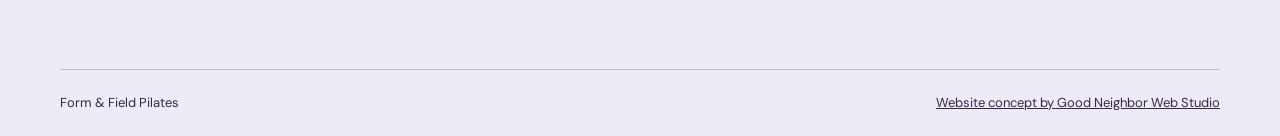
<file: docs/examples/pilates.html>
<!doctype html>
<html lang="en">
<head>
  <meta charset="utf-8">
  <meta name="viewport" content="width=device-width, initial-scale=1">
  <meta name="description" content="Form &amp; Field Pilates, a fitness studio website concept by Good Neighbor Web Studio.">
  <title>Form &amp; Field Pilates | Good Neighbor Web Studio Example</title>
  <link rel="icon" href="../assets/mark.svg" type="image/svg+xml">
  <link rel="preconnect" href="https://fonts.googleapis.com">
  <link rel="preconnect" href="https://fonts.gstatic.com" crossorigin>
  <link href="https://fonts.googleapis.com/css2?family=DM+Sans:wght@400;500;600;700&amp;family=Instrument+Serif:ital@0;1&amp;display=swap" rel="stylesheet">
  <link rel="stylesheet" href="../assets/demo.css">
  <script src="../assets/demo.js" defer></script>
</head>
<body class="pilates">
  <div class="demo-banner"><a href="../index.html#work">← Back to portfolio</a><span>Sample business website</span></div>
  <header class="wrap"><a href="./pilates.html" class="brand">Form &amp; Field Pilates</a><nav aria-label="Form &amp; Field Pilates navigation"><a href="#details">Classes</a><a href="#visit">First visit</a><a href="#reviews">Reviews</a><a href="#next">Schedule</a></nav></header>
  <main>
    <section class="hero wrap"><div class="split-copy"><p class="kicker">SMALL-GROUP MAT &amp; REFORMER PILATES</p><h1>Move at your own pace.</h1><p>A calmer space to get stronger, move well, and find a routine that feels good.</p><a class="cta" href="#details">Explore classes <span aria-hidden="true">↗</span></a></div><img src="../assets/pilates.webp" alt="Bright Pilates studio with floor mats and wooden reformers" width="834" height="468" fetchpriority="high"></section>
    <section class="details wrap" id="details">
      <div class="demo-section-heading">
        <p class="kicker">Mat, reformer &amp; private sessions</p>
        <h2>Find a class that fits</h2>
        <p>Choose a smaller class and get guidance as you go. If you’re new to Pilates, start with Mat Foundations or a private session.</p>
      </div>
      <div class="menu-filters" hidden aria-label="Classes categories"><button type="button" aria-pressed="true" data-category="0">Mat</button><button type="button" aria-pressed="false" data-category="1">Reformer</button><button type="button" aria-pressed="false" data-category="2">Private</button></div>
      <div class="menu-groups">
        <div class="menu-group" data-group="0"><h3>Mat</h3>
          <article><div><h4>Mat foundations</h4><p>Practice Pilates breathing, alignment, and the basic movements at an easy pace.</p></div><span>Beginner · 45 min</span></article>
          <article><div><h4>Mat flow</h4><p>A continuous sequence with options to make each exercise easier or harder.</p></div><span>Mixed level · 50 min</span></article>
        </div>
        <div class="menu-group" data-group="1"><h3>Reformer</h3>
          <article><div><h4>Reformer basics</h4><p>Get comfortable with the springs and carriage while learning a few core exercises.</p></div><span>Beginner · 50 min</span></article>
          <article><div><h4>Reformer flow</h4><p>A guided workout with layered progressions for people familiar with the equipment.</p></div><span>Mixed level · 50 min</span></article>
        </div>
        <div class="menu-group" data-group="2"><h3>Private</h3>
          <article><div><h4>Private session</h4><p>Work with an instructor on a pace and set of movements that fit your goals.</p></div><span>One-on-one · 55 min</span></article>
        </div>
      </div>
    </section>
    <section class="demo-feature" id="visit">
      <div class="wrap feature-grid">
        <img src="../assets/pilates-class.webp" alt="Instructor guiding a small group Pilates mat session" width="834" height="468" loading="lazy">
        <div>
          <p class="kicker">Your first class</p>
          <h2>Come as you are.</h2>
          <p>Arrive ten minutes early and wear something you can move in. We’ll show you where to put your things, help you get set up, and explain the movements as we go.</p>
          <dl class="demo-facts">
          <div><dt>Drop-in rates</dt><dd>Mat class $24<br>Reformer class $38<br>Private session $95</dd></div>
          <div><dt>What to bring</dt><dd>Water and comfortable clothes. Bring grip socks for reformer. Mats and props are provided.</dd></div>
          </dl>
        </div>
      </div>
    </section>
    <section class="reviews wrap" id="reviews" aria-labelledby="reviews-title">
      <p class="kicker">Fictional sample reviews</p>
      <h2 id="reviews-title">What class feels like</h2>
      <div class="review-grid">
          <figure class="review">
            <span class="review-stars" role="img" aria-label="5 out of 5 stars">★★★★★</span>
            <blockquote>“I’d never been on a reformer. The instructor showed me how the springs worked and gave me time to get comfortable before we started.”</blockquote>
            <figcaption>Sophie K.</figcaption>
          </figure>
          <figure class="review">
            <span class="review-stars" role="img" aria-label="5 out of 5 stars">★★★★★</span>
            <blockquote>“Mat Foundations was a good place to start. I could ask questions, and the instructor gave me a simpler version of a move I was struggling with.”</blockquote>
            <figcaption>Avery C.</figcaption>
          </figure>
          <figure class="review">
            <span class="review-stars" role="img" aria-label="4 out of 5 stars">★★★★☆</span>
            <blockquote>“The Saturday class fits my schedule, and I like having enough room for my mat. I wish there were a second weekend time.”</blockquote>
            <figcaption>Morgan D.</figcaption>
          </figure>
      </div>
    </section>
    <section class="next" id="next">
      <div class="wrap booking-grid">
        <div><h2>Try a class</h2><p>Pick a class in the sample schedule to preview a reservation.</p></div>
        <div class="demo-form-panel">
          <form class="demo-form" data-result="Here’s your sample class reservation." hidden>
        <label>Class and time<select name="class" required><option value="" selected disabled>Choose class and time</option><option>Mat foundations · Monday, 8:00 am</option><option>Reformer basics · Tuesday, 5:30 pm</option><option>Reformer flow · Thursday, 6:00 pm</option><option>Mat flow · Saturday, 9:00 am</option><option>Private session · Saturday, 11:00 am</option></select></label>
            <button type="submit" class="cta">Preview class reservation <span aria-hidden="true">↗</span></button>
          </form>
          <div class="demo-result" role="status"></div>
          <p class="demo-note">This demo doesn’t reserve a spot or collect payment.</p>
          <noscript>Enable JavaScript to try this preview.</noscript>
        </div>
      </div>
    </section>
    <section class="faq wrap">
      <h2>Good to know</h2>
      <div>
        <details><summary>Do I need experience?</summary><p>Mat Foundations and Reformer Basics are designed for first-time visitors. Your instructor will walk through each movement.</p></details>
        <details><summary>Which class should I book first?</summary><p>Start with Mat Foundations for a gentle introduction, or Reformer Basics if you’d like to try the equipment.</p></details>
        <details><summary>How large are the classes?</summary><p>The sample schedule allows up to eight in a mat class and six on reformers.</p></details>
      </div>
    </section>
  </main>
  <footer class="wrap demo-footer"><span>Form &amp; Field Pilates</span><a href="../index.html#work">Website concept by Good Neighbor Web Studio</a></footer>
</body>
</html>
</file>
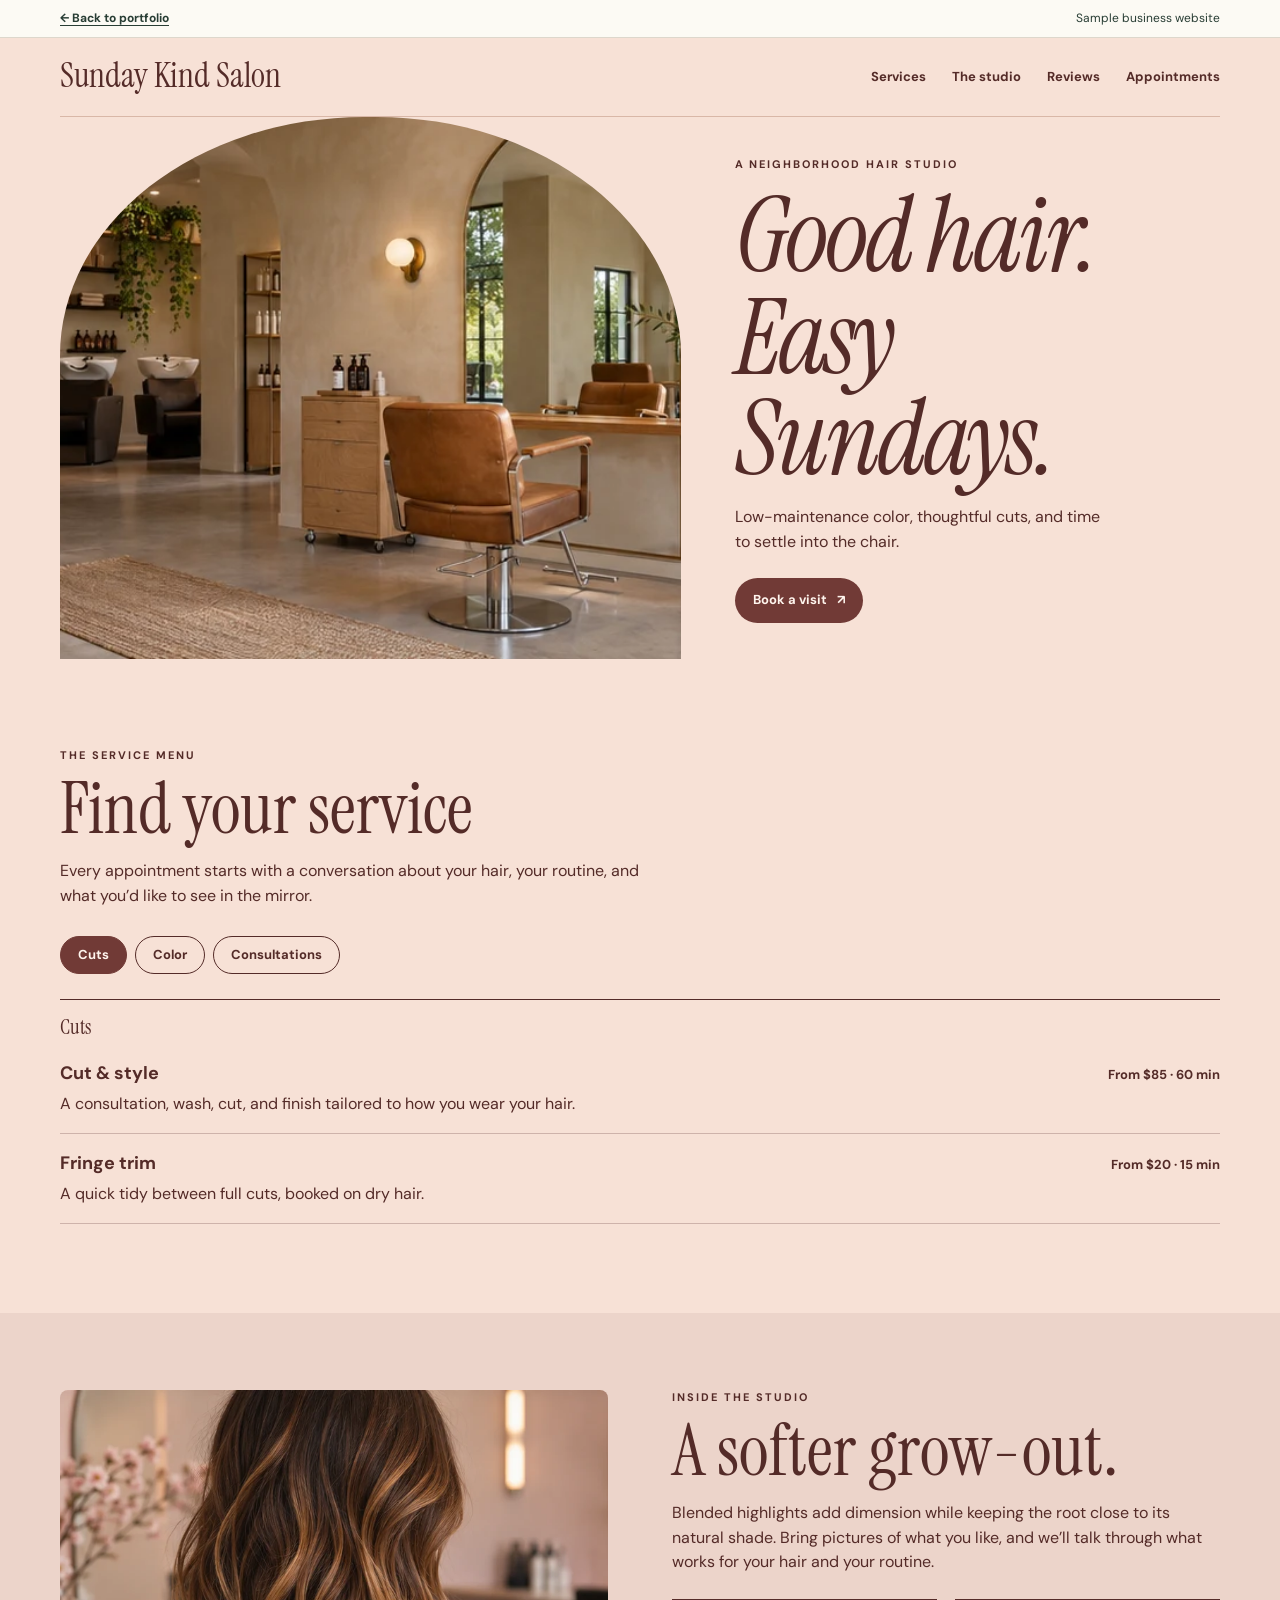
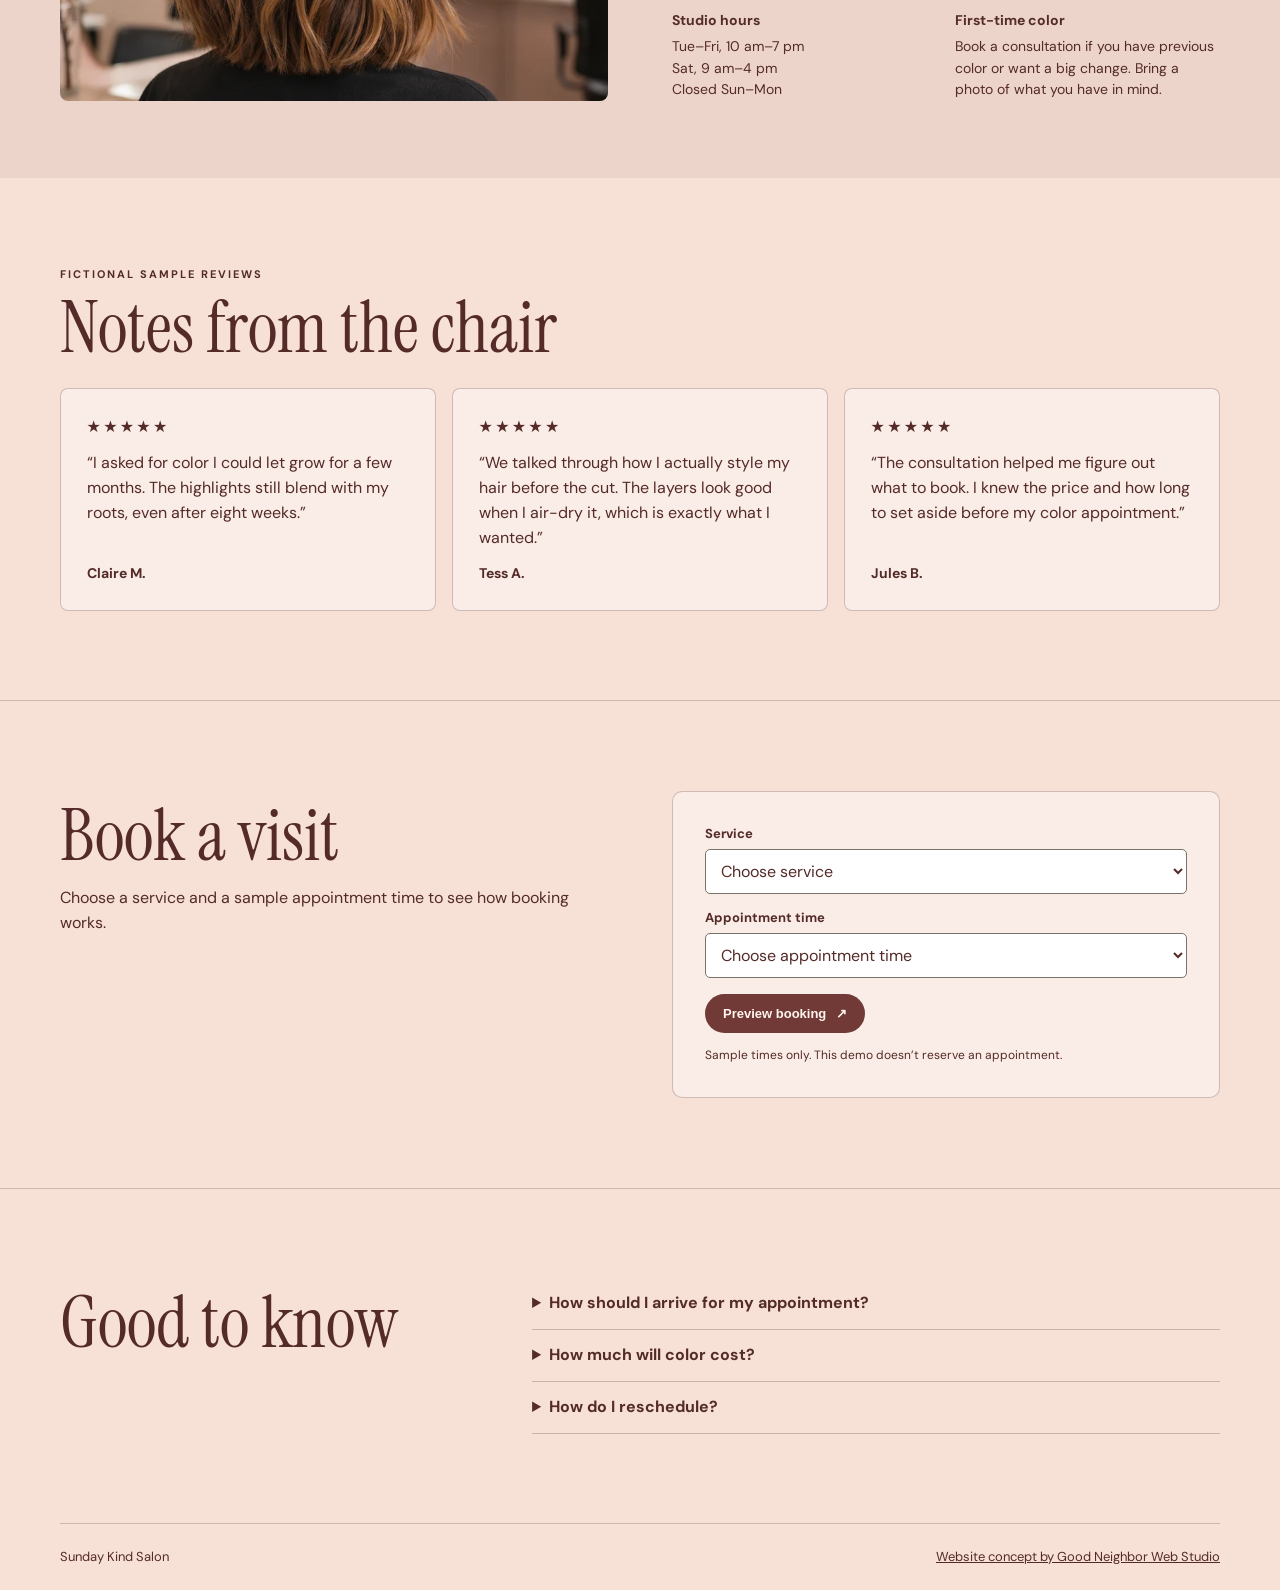
<file: docs/examples/salon.html>
<!doctype html>
<html lang="en">
<head>
  <meta charset="utf-8">
  <meta name="viewport" content="width=device-width, initial-scale=1">
  <meta name="description" content="Sunday Kind Salon, a hair salon website concept by Good Neighbor Web Studio.">
  <title>Sunday Kind Salon | Good Neighbor Web Studio Example</title>
  <link rel="icon" href="../assets/mark.svg" type="image/svg+xml">
  <link rel="preconnect" href="https://fonts.googleapis.com">
  <link rel="preconnect" href="https://fonts.gstatic.com" crossorigin>
  <link href="https://fonts.googleapis.com/css2?family=DM+Sans:wght@400;500;600;700&amp;family=Instrument+Serif:ital@0;1&amp;display=swap" rel="stylesheet">
  <link rel="stylesheet" href="../assets/demo.css">
  <script src="../assets/demo.js" defer></script>
</head>
<body class="salon">
  <div class="demo-banner"><a href="../index.html#work">← Back to portfolio</a><span>Sample business website</span></div>
  <header class="wrap"><a href="./salon.html" class="brand">Sunday Kind Salon</a><nav aria-label="Sunday Kind Salon navigation"><a href="#details">Services</a><a href="#visit">The studio</a><a href="#reviews">Reviews</a><a href="#next">Appointments</a></nav></header>
  <main>
    <section class="hero split wrap"><img src="../assets/salon.webp" alt="Salon chair beside an arched mirror" width="834" height="468" fetchpriority="high"><div class="split-copy"><p class="kicker">A NEIGHBORHOOD HAIR STUDIO</p><h1>Good hair.<br>Easy Sundays.</h1><p>Low-maintenance color, thoughtful cuts, and time to settle into the chair.</p><a class="cta" href="#next">Book a visit <span aria-hidden="true">↗</span></a></div></section>
    <section class="details wrap" id="details">
      <div class="demo-section-heading">
        <p class="kicker">The service menu</p>
        <h2>Find your service</h2>
        <p>Every appointment starts with a conversation about your hair, your routine, and what you’d like to see in the mirror.</p>
      </div>
      <div class="menu-filters" hidden aria-label="Services categories"><button type="button" aria-pressed="true" data-category="0">Cuts</button><button type="button" aria-pressed="false" data-category="1">Color</button><button type="button" aria-pressed="false" data-category="2">Consultations</button></div>
      <div class="menu-groups">
        <div class="menu-group" data-group="0"><h3>Cuts</h3>
          <article><div><h4>Cut &amp; style</h4><p>A consultation, wash, cut, and finish tailored to how you wear your hair.</p></div><span>From $85 · 60 min</span></article>
          <article><div><h4>Fringe trim</h4><p>A quick tidy between full cuts, booked on dry hair.</p></div><span>From $20 · 15 min</span></article>
        </div>
        <div class="menu-group" data-group="1"><h3>Color</h3>
          <article><div><h4>Color &amp; gloss</h4><p>All-over color or a gloss to refresh tone and shine.</p></div><span>From $125 · 90 min</span></article>
          <article><div><h4>Lived-in highlights</h4><p>Soft, dimensional color designed to grow out naturally.</p></div><span>From $220 · 150 min</span></article>
        </div>
        <div class="menu-group" data-group="2"><h3>Consultations</h3>
          <article><div><h4>First-time color consultation</h4><p>Talk through your hair history, inspiration photos, and a realistic plan.</p></div><span>Complimentary · 20 min</span></article>
          <article><div><h4>Gray blending consultation</h4><p>Explore ways to soften the regrowth line with highlights or tonal color.</p></div><span>Complimentary · 20 min</span></article>
        </div>
      </div>
    </section>
    <section class="demo-feature" id="visit">
      <div class="wrap feature-grid">
        <img src="../assets/salon-look.webp" alt="Soft caramel highlights blended through shoulder-length brown hair" width="834" height="468" loading="lazy">
        <div>
          <p class="kicker">Inside the studio</p>
          <h2>A softer grow-out.</h2>
          <p>Blended highlights add dimension while keeping the root close to its natural shade. Bring pictures of what you like, and we’ll talk through what works for your hair and your routine.</p>
          <dl class="demo-facts">
          <div><dt>Studio hours</dt><dd>Tue–Fri, 10 am–7 pm<br>Sat, 9 am–4 pm<br>Closed Sun–Mon</dd></div>
          <div><dt>First-time color</dt><dd>Book a consultation if you have previous color or want a big change. Bring a photo of what you have in mind.</dd></div>
          </dl>
        </div>
      </div>
    </section>
    <section class="reviews wrap" id="reviews" aria-labelledby="reviews-title">
      <p class="kicker">Fictional sample reviews</p>
      <h2 id="reviews-title">Notes from the chair</h2>
      <div class="review-grid">
          <figure class="review">
            <span class="review-stars" role="img" aria-label="5 out of 5 stars">★★★★★</span>
            <blockquote>“I asked for color I could let grow for a few months. The highlights still blend with my roots, even after eight weeks.”</blockquote>
            <figcaption>Claire M.</figcaption>
          </figure>
          <figure class="review">
            <span class="review-stars" role="img" aria-label="5 out of 5 stars">★★★★★</span>
            <blockquote>“We talked through how I actually style my hair before the cut. The layers look good when I air-dry it, which is exactly what I wanted.”</blockquote>
            <figcaption>Tess A.</figcaption>
          </figure>
          <figure class="review">
            <span class="review-stars" role="img" aria-label="5 out of 5 stars">★★★★★</span>
            <blockquote>“The consultation helped me figure out what to book. I knew the price and how long to set aside before my color appointment.”</blockquote>
            <figcaption>Jules B.</figcaption>
          </figure>
      </div>
    </section>
    <section class="next" id="next">
      <div class="wrap booking-grid">
        <div><h2>Book a visit</h2><p>Choose a service and a sample appointment time to see how booking works.</p></div>
        <div class="demo-form-panel">
          <form class="demo-form" data-result="Here’s your sample salon appointment." hidden>
        <label>Service<select name="service" required><option value="" selected disabled>Choose service</option><option>Cut &amp; style</option><option>Fringe trim</option><option>Color &amp; gloss</option><option>Lived-in highlights</option><option>First-time color consultation</option><option>Gray blending consultation</option></select></label>
        <label>Appointment time<select name="appointment" required><option value="" selected disabled>Choose appointment time</option><option>Tuesday, 10:00 am</option><option>Thursday, 4:30 pm</option><option>Saturday, 11:00 am</option></select></label>
            <button type="submit" class="cta">Preview booking <span aria-hidden="true">↗</span></button>
          </form>
          <div class="demo-result" role="status"></div>
          <p class="demo-note">Sample times only. This demo doesn’t reserve an appointment.</p>
          <noscript>Enable JavaScript to try this preview.</noscript>
        </div>
      </div>
    </section>
    <section class="faq wrap">
      <h2>Good to know</h2>
      <div>
        <details><summary>How should I arrive for my appointment?</summary><p>Come with your hair dry and worn as you usually style it. We’ll talk through your usual routine before getting started.</p></details>
        <details><summary>How much will color cost?</summary><p>The service menu shows starting prices. We agree on the final price together before the service begins.</p></details>
        <details><summary>How do I reschedule?</summary><p>For a real booking, you’d follow the link in your confirmation email and give at least 24 hours’ notice.</p></details>
      </div>
    </section>
  </main>
  <footer class="wrap demo-footer"><span>Sunday Kind Salon</span><a href="../index.html#work">Website concept by Good Neighbor Web Studio</a></footer>
</body>
</html>
</file>
<file: docs/assets/site.css>
:root {
  color-scheme: light;
  --ink: #273c33;
  --muted: #4e5b52;
  --paper: #f7f4eb;
  --bright: #fcfaf4;
  --line: #d8d7ca;
  --accent: #ad563c;
  --head: "Instrument Serif", Georgia, serif;
  --body: "DM Sans", system-ui, sans-serif;
}
*, *::before, *::after { box-sizing: border-box; }
html { scroll-behavior: smooth; }
body { margin: 0; font-family: var(--body); background: var(--paper); color: var(--ink); line-height: 1.6; }
a { color: inherit; text-decoration: none; }
a:focus-visible, button:focus-visible, input:focus-visible, select:focus-visible, textarea:focus-visible { outline: 2px solid var(--accent); outline-offset: 4px; }
img { display: block; max-width: 100%; }
p, figure, h1, h2, h3 { margin: 0; }
h1, h2, h3 { font-family: var(--head); font-weight: 400; line-height: .99; }
em { font-weight: inherit; }
.wrap { width: min(100% - 112px, 1296px); margin-inline: auto; }
.skip { position: fixed; left: 16px; top: 12px; transform: translateY(-160%); padding: 10px 16px; background: white; z-index: 5; }
.skip:focus { transform: translateY(0); }
.site-header { min-height: 98px; display: flex; justify-content: space-between; align-items: center; gap: 20px; border-bottom: 1px solid var(--line); }
.brand { display: inline-flex; align-items: center; gap: 11px; font-family: var(--head); font-size: 27px; line-height: .94; white-space: nowrap; }
.brand small { display: block; font: 700 8px/1.4 var(--body); letter-spacing: .24em; margin-top: 5px; }
.site-header nav { display: flex; align-items: center; gap: clamp(18px, 3vw, 45px); font-weight: 600; font-size: 14px; }
.site-header nav > a:not(.button):hover, .footer a:hover { text-decoration: underline; text-underline-offset: 5px; }
.button { display: inline-flex; justify-content: center; align-items: center; gap: 15px; padding: 13px 23px; border: 1px solid var(--ink); background: var(--ink); color: white; border-radius: 100px; font: 600 14px/1.35 var(--body); cursor: pointer; min-height: 48px; transition: background .18s; }
.button:hover { background: #3e5a4d; }
.button-small { min-height: 42px; padding: 10px 17px; white-space: nowrap; }
.button span { font-size: 17px; line-height: 1; }
.hero { display: grid; grid-template-columns: 1fr 1.05fr; align-items: center; gap: clamp(26px, 4vw, 68px); padding-block: 61px 69px; }
.eyebrow { display: flex; align-items: center; gap: 9px; color: var(--ink); font-size: 11px; letter-spacing: .15em; font-weight: 700; line-height: 1.5; margin-bottom: 17px; }
.eyebrow span { width: 8px; height: 8px; border-radius: 50%; background: var(--accent); flex: none; }
.hero h1 { font-size: clamp(60px, 6.6vw, 110px); letter-spacing: -.036em; }
.hero h1 em, .contact h2 em { color: var(--accent); }
.intro { margin-top: 24px; max-width: 37ch; font-size: clamp(16px, 1.33vw, 20px); color: var(--muted); }
.actions { display: flex; flex-wrap: wrap; align-items: center; gap: 18px 24px; margin-top: 29px; }
.text-link { display: inline-flex; align-items: center; gap: 8px; font-size: 14px; font-weight: 700; border-bottom: 1px solid currentColor; padding-bottom: 2px; width: fit-content; }
.text-link:hover, .project h3 a:hover { color: var(--accent); }
.hero-stage { background: #e8e7d9; border: 1px solid #dcddcf; border-radius: 9px; padding: 9% 11% 10% 7%; position: relative; }
.browser { overflow: hidden; background: #fcfaf4; border: 1px solid rgba(39, 60, 51, .23); border-radius: 8px; box-shadow: 0 12px 26px #252a2425; width: 100%; }
.browser img { width: 100%; height: auto; }
.browser-bar { display: flex; align-items: center; gap: 4px; height: 19px; padding-left: 9px; background: #fff9ef; }
.browser-bar i { width: 5px; height: 5px; border-radius: 50%; background: #a19c8c; }
.browser-bar i:first-child { background: #bf765e; }
.phone { position: absolute; width: 26%; background: var(--ink); padding: 4px; border-radius: 13px; right: 4.75%; bottom: 6%; box-shadow: 0 9px 22px #29251955; }
.phone img { width: 100%; height: auto; border-radius: 9px; }
.hero-showcase figcaption { display: flex; justify-content: space-between; gap: 10px; margin-top: 11px; color: var(--muted); font-size: 9px; letter-spacing: .12em; font-weight: 700; }
.section { padding-block: 70px 80px; scroll-margin-top: 18px; }
.work { border-top: 1px solid var(--line); }
.section-top { display: grid; grid-template-columns: 1fr minmax(220px, 330px); align-items: end; gap: 22px; margin-bottom: 34px; }
.section-top h2, .contact h2 { font-size: clamp(51px, 5.55vw, 83px); letter-spacing: -.025em; }
.section-top > p, .contact-copy > p:not(.eyebrow) { color: var(--muted); font-size: 16px; }
.work-grid { display: grid; grid-template-columns: 1fr 1fr; gap: 26px 24px; }
.project { background: var(--bright); border: 1px solid var(--line); overflow: hidden; border-radius: 9px; }
.project-image { display: grid; place-items: center; padding: 6% 10% 0; aspect-ratio: 1.88; overflow: hidden; align-items: start; }
.project-image .browser { transition: transform .22s ease; }
.project-image:hover .browser { transform: translateY(-5px); }
.bakery { background: #e8d4ba; }
.landscape { background: #dbe0cf; }
.salon { background: #ebd6cc; }
.pilates { background: #e4dfed; }
.project-copy { padding: 22px 24px 24px; display: flex; justify-content: space-between; gap: 14px; align-items: center; }
.category { color: var(--muted); font-weight: 700; letter-spacing: .12em; font-size: 10px; margin-bottom: 6px; }
.project h3, .services h3 { font-size: clamp(32px, 3.2vw, 49px); }
.project-copy p:last-child { font-size: 14px; color: var(--muted); margin-top: 7px; }
.circle-link { display: grid; place-items: center; flex: 0 0 43px; height: 43px; border: 1px solid #b5baac; border-radius: 50%; font-size: 22px; }
.circle-link:hover { background: var(--ink); color: white; }
.services { background: #ebede2; border-block: 1px solid #dce0d1; }
.service-grid { display: grid; grid-template-columns: 1fr 1fr; gap: 24px; }
.service-grid article { border: 1px solid #cdd4c6; border-radius: 10px; background: #f5f5eb; padding: clamp(24px, 4vw, 42px); }
.service-icon { background: #e4e8d9; border-radius: 50%; width: 54px; height: 54px; display: grid; place-items: center; margin-bottom: 23px; }
.service-icon svg { width: 28px; height: 28px; stroke: currentColor; fill: none; stroke-width: 1.6; stroke-linecap: round; stroke-linejoin: round; }
.service-grid p { margin-block: 13px 19px; color: var(--muted); max-width: 43ch; }
.quote-note { margin-top: 26px; color: var(--muted); }
.quote-note strong { color: var(--ink); }
.contact { display: grid; grid-template-columns: .85fr 1.15fr; gap: clamp(30px, 7vw, 115px); padding-block: 92px; }
.contact-copy > p:not(.eyebrow) { margin-block: 21px 22px; max-width: 36ch; }
.email-link { overflow-wrap: anywhere; }
.quote-form { background: var(--bright); border: 1px solid var(--line); padding: clamp(19px, 3vw, 34px); border-radius: 10px; display: grid; gap: 16px; }
.quote-form button { justify-self: start; }
.field-row { display: grid; grid-template-columns: 1fr 1fr; gap: 14px; }
label { font-size: 13px; font-weight: 700; min-width: 0; }
.optional, .form-note { color: var(--muted); font-weight: 400; }
.form-note { font-size: 12px; }
input:not([hidden]), select, textarea { display: block; width: 100%; margin-top: 6px; padding: 11px 12px; background: white; border: 1px solid #c8ccbf; border-radius: 5px; font: 400 16px/1.45 var(--body); color: var(--ink); }
textarea { resize: vertical; min-height: 100px; }
.footer { border-top: 1px solid var(--line); }
.footer-inner { display: flex; justify-content: space-between; align-items: center; gap: 20px; padding-block: 26px; }
.footer-inner > p, .footer-inner > a:last-child { font-size: 13px; color: var(--muted); }
@media (max-width: 1000px) {
  .wrap { width: min(100% - 68px, 1296px); }
  .hero h1 { font-size: clamp(50px, 7.15vw, 78px); }
}
@media (max-width: 760px) {
  .wrap { width: min(100% - 38px, 560px); }
  .site-header { min-height: 76px; }
  .site-header nav { gap: 14px; }
  .site-header nav a:not(.button) { display: none; }
  .hero { grid-template-columns: 1fr; padding-block: 48px 46px; gap: 32px; }
  .hero h1 { font-size: clamp(55px, 11.5vw, 78px); }
  .section { padding-block: 50px; }
  .section-top, .contact { grid-template-columns: 1fr; }
  .section-top { gap: 15px; margin-bottom: 25px; }
  .work-grid, .service-grid { grid-template-columns: 1fr; gap: 16px; }
  .footer-inner { flex-wrap: wrap; }
  .footer-inner > p { order: 2; width: 100%; }
}
@media (max-width: 370px) {
  .brand { font-size: 22px; gap: 8px; }
  .brand img { width: 34px; height: 34px; }
  .button-small { padding-inline: 12px; }
  .field-row { grid-template-columns: 1fr; }
}
@media (prefers-reduced-motion: reduce) {
  *, *::before, *::after { scroll-behavior: auto !important; transition: none !important; }
}

.impact { background: var(--ink); color: var(--paper); }
.impact .eyebrow { color: var(--paper); }
.impact .eyebrow span { background: #e39a7e; }
.impact h2, .walkthrough h2 { font-size: clamp(49px, 5.6vw, 80px); letter-spacing: -.028em; }
.stats { display: grid; grid-template-columns: repeat(3, minmax(0, 1fr)); gap: 25px; margin-top: 36px; }
.stats article { display: flex; flex-direction: column; align-items: flex-start; border-top: 1px solid #83948a; padding-top: 20px; }
.stat-number { font: 400 clamp(64px, 8vw, 115px)/.86 var(--head); letter-spacing: -.035em; color: #f2c7a9; }
.stats h3 { font-size: 35px; margin-block: 16px 9px; }
.stats article p:not(.stat-number) { color: #e6e9df; max-width: 37ch; margin-bottom: 16px; }
.stats a { margin-top: auto; font-size: 12px; text-decoration: underline; text-underline-offset: 4px; }
.impact a:focus-visible { outline-color: #f2c7a9; }
.walkthrough { display: grid; grid-template-columns: .68fr 1fr; gap: clamp(26px, 5vw, 68px); align-items: center; }
.walkthrough-copy p:not(.eyebrow) { margin-block: 18px; max-width: 33ch; color: var(--muted); }
.walkthrough figure { min-width: 0; }
.walkthrough video { display: block; width: 100%; height: auto; aspect-ratio: 16 / 9; background: var(--ink); border-radius: 9px; }
.walkthrough details { padding-top: 12px; color: var(--muted); font-size: 13px; }
.walkthrough summary { cursor: pointer; width: fit-content; }
.walkthrough details p { margin-top: 8px; max-width: 62ch; }
@media (max-width: 760px) {
  .stats, .walkthrough { grid-template-columns: 1fr; }
  .stats { gap: 26px; margin-top: 24px; }
}
</file>
<file: docs/assets/demo.css>
:root { color-scheme: light; --serif:"Instrument Serif",Georgia,serif; --sans:"DM Sans",system-ui,sans-serif; }
*, *::before, *::after { box-sizing: border-box; }
html { scroll-behavior: smooth; }
body { margin: 0; background: var(--paper); color: var(--ink); font: 16px/1.55 var(--sans); }
body.bakery { --paper:#f9ead3; --ink:#42261c; --button:#7b341f; --button-ink:#fff7e8; }
body.landscaping { --paper:#eff0e7; --ink:#202e25; --button:#354f3c; --button-ink:#fff; }
body.salon { --paper:#f7e1d6; --ink:#542b28; --button:#713a36; --button-ink:#fff5ee; }
body.pilates { --paper:#eeebf4; --ink:#352849; --button:#493d61; --button-ink:#fff; }
a { color: inherit; }
a:focus-visible, summary:focus-visible { outline: 2px solid currentColor; outline-offset: 4px; }
img { display:block; max-width:100%; }
h1,h2,h3,p { margin: 0; }
h1,h2,h3 { font: 400 1em/.98 var(--serif); }
.wrap { width: min(100% - 88px, 1160px); margin-inline:auto; }
.demo-banner { background: #fcfaf4; color: #283d34; display:flex; justify-content:space-between; align-items:center; gap:10px; padding: 9px max(28px, calc((100% - 1160px) / 2)); font-size: 12px; border-bottom: 1px solid #ddd7cc; }
.demo-banner a { font-weight:700; text-underline-offset:3px; }
header { min-height: 78px; display:flex; align-items:center; justify-content:space-between; gap: 18px; }
.brand { font: 400 34px/.95 var(--serif); text-decoration:none; }
header nav { display:flex; align-items:center; gap:26px; font-size: 13px; font-weight:700; }
header nav a { text-decoration:none; }
header nav a:hover { text-decoration:underline; text-underline-offset:5px; }
.kicker { font-size: 11px; line-height: 1.4; font-weight:700; letter-spacing:.18em; text-transform:uppercase; }
h1 { font-size:clamp(62px,8.1vw,110px); letter-spacing:-.028em; margin: 13px 0 15px; }
.hero p:not(.kicker) { max-width: 34ch; }
.cta { display:inline-flex; align-items:center; gap:10px; margin-top:24px; padding:12px 18px; border-radius: 100px; background:var(--button); color:var(--button-ink); font-size:13px; font-weight:700; text-decoration:none; }
.cta:hover { text-decoration:underline; text-underline-offset:4px; }
.split { display:grid; grid-template-columns: .93fr 1.07fr; align-items: stretch; }
.split-copy { align-self:center; padding: 48px 24px 50px 0; }
.split > img { width:100%; height:100%; aspect-ratio:1.24; object-fit:cover; }
.bakery .hero { position:relative; isolation:isolate; color:#fff3db; min-height: 510px; display:grid; align-items:center; background:#322019; }
.bakery .hero img { position:absolute; inset:0; width:100%; height:100%; object-fit:cover; object-position: center 62%; z-index:-2; }
.bakery .hero::before { content:''; position:absolute; inset:0; z-index:-1; background:linear-gradient(90deg,#1a0f08ed 0%,#1a0f089e 34%,#1a0f0810 75%); }
.bakery .hero-copy { padding-block:45px; }
.bakery .hero h1 { max-width: 10ch; }
.bakery .cta { --button:#f3d5a0; --button-ink:#42261c; }
.landscaping .brand { font: 700 20px/1 var(--sans); letter-spacing:-.04em; }
.landscaping .hero h1 { font-family:var(--sans); font-weight:700; font-size:clamp(52px,5.35vw,78px); line-height:.98; letter-spacing:-.07em; }
.landscaping .split > img { border-radius: 5px; }
.salon .split { grid-template-columns: 1.07fr .93fr; border-top: 1px solid #d9b7a7; }
.salon .split-copy { padding: 40px 10px 36px 10%; }
.salon .split > img { border-radius:49% 49% 0 0 / 44% 44% 0 0; }
.salon .hero h1 { font-style: italic; }
.pilates .hero { text-align:center; padding-top: 32px; }
.pilates .hero p:not(.kicker) { margin-inline:auto; max-width: 49ch; }
.pilates .hero > img { width:100%; height:350px; object-fit:cover; object-position:center 58%; border-radius: 210px 210px 8px 8px; margin-top: 30px; }
.details, .faq, .reviews { padding-block: clamp(50px, 7vw, 94px); }
.details h2, .next h2, .demo-feature h2, .faq h2, .reviews h2 { font-size:clamp(43px,5.6vw,74px); margin-block: 10px 15px; }
.demo-section-heading > p:last-child, .feature-grid > div > p:not(.kicker), .next p { max-width: 53ch; }
.menu-filters { display:flex; flex-wrap:wrap; gap:8px; margin-top:28px; }
[hidden] { display:none !important; }
.menu-filters button {
  border:1px solid currentColor; border-radius:100px; padding:8px 17px; background:transparent; color:var(--ink);
  font:700 13px/1.5 var(--sans); cursor:pointer;
}
.menu-filters button:hover { background:color-mix(in srgb, var(--ink) 10%, transparent); }
.menu-filters button[aria-pressed="true"] { background:var(--button); color:var(--button-ink); border-color:var(--button); }
.menu-groups { display:grid; gap:20px; margin-top:25px; }
.menu-group { border-top:1px solid currentColor; }
.menu-group h3 { font-size: 21px; margin:17px 0 7px; }
.menu-group article { display:flex; align-items:baseline; justify-content:space-between; gap:18px; padding:16px 0; border-bottom:1px solid color-mix(in srgb, currentColor 25%, transparent); }
.menu-group h4 { font-size:18px; margin:0 0 4px; }
.menu-group article span { flex-shrink:0; font-size:13px; font-weight:700; text-align:right; }
.demo-feature { background:color-mix(in srgb, var(--ink) 7%, var(--paper)); padding-block:clamp(38px, 6vw, 78px); }
.feature-grid, .booking-grid { display:grid; grid-template-columns:1fr 1fr; gap:clamp(24px, 5vw, 75px); align-items:start; }
.feature-grid { align-items:center; }
.feature-grid img { border-radius:8px; width:100%; height:100%; min-height:245px; object-fit:cover; }
.demo-facts { display:grid; grid-template-columns:repeat(2, minmax(0,1fr)); gap:18px; margin:24px 0 0; }
.demo-facts > div { border-top:1px solid currentColor; padding-top:10px; }
.demo-facts dt { font-weight:700; font-size:14px; }
.demo-facts dd { margin:4px 0 0; font-size:14px; }
.review-grid { display:grid; grid-template-columns:repeat(3, minmax(0, 1fr)); gap:16px; margin-top:25px; }
.review {
  display:flex; flex-direction:column; gap:12px; margin:0; padding:clamp(17px, 2vw, 27px);
  border:1px solid color-mix(in srgb, currentColor 26%, transparent); border-radius:8px;
  background:color-mix(in srgb, var(--paper) 62%, white);
}
.review-stars { color:var(--ink); letter-spacing:.14em; }
.review blockquote { margin:0; }
.review figcaption { margin-top:auto; font-size:14px; font-weight:700; }
.reviews + .next { border-top:1px solid color-mix(in srgb, currentColor 24%, transparent); }
.next { padding-block:clamp(50px,7vw,94px); border-bottom:1px solid color-mix(in srgb, currentColor 24%, transparent); }
.demo-form-panel { border:1px solid color-mix(in srgb, currentColor 26%, transparent); border-radius:10px; padding:clamp(18px,3vw,32px); background:color-mix(in srgb, var(--paper) 62%, white); }
.demo-form { display:grid; gap:14px; }
.demo-form label { font-size:13px; font-weight:700; }
.demo-form select, .demo-form textarea { display:block; width:100%; max-width:100%; margin:5px 0 0; padding:10px 11px; border:1px solid #797369; border-radius:5px; color:var(--ink); background:white; font:400 16px/1.4 var(--sans); }
.demo-form textarea { resize:vertical; }
.demo-form .cta { justify-self:start; cursor:pointer; border:0; margin-top:2px; }
.bakery .demo-form .cta { --button:#7b341f; --button-ink:#fff7e8; }
.demo-note { margin-top:13px; font-size:12px; }
.demo-result { overflow-wrap:anywhere; }
.demo-result:not(:empty) { margin-top:18px; padding:14px; border-radius:6px; background:color-mix(in srgb, var(--ink) 9%, var(--paper)); }
.demo-result p { margin-top:4px; }
.faq { display:grid; grid-template-columns:.65fr 1fr; gap:25px; }
.faq details { border-bottom:1px solid color-mix(in srgb, currentColor 26%, transparent); padding:13px 0; }
.faq summary { font-weight:700; cursor:pointer; width:fit-content; text-underline-offset:4px; }
.faq details p { padding-top:10px; max-width:48ch; }
.demo-footer { display:flex; gap:14px; justify-content:space-between; border-top:1px solid color-mix(in srgb, currentColor 24%, transparent); padding-block:23px; font-size:13px; }
button:focus-visible, select:focus-visible, textarea:focus-visible { outline:2px solid currentColor; outline-offset:4px; }
@media (max-width: 720px) {
  .wrap { width: min(100% - 38px, 550px); }
  .demo-banner { padding-inline:19px; }
  header { min-height:65px; }
  .brand { font-size: 26px; }
  header nav { gap:12px; font-size:11px; }
  h1 { font-size: clamp(58px, 12vw, 82px); }
  .bakery .hero { min-height: 480px; }
  .bakery .hero img { object-position: 62% center; }
  .bakery .hero::before { background:linear-gradient(90deg,#1a0f08da 5%,#1a0f0890 45%,#1a0f0828); }
  .split, .salon .split { grid-template-columns:1fr; }
  .split-copy, .salon .split-copy { padding:32px 0; }
  .salon .split-copy { grid-row:1; }
  .split > img { max-height: 390px; }
  .pilates .hero > img { height:240px; border-radius: 90px 90px 8px 8px; }
  header { flex-wrap:wrap; row-gap:8px; padding-block:12px; }
  header nav { gap:14px; }
  .feature-grid, .booking-grid, .faq, .review-grid { grid-template-columns:1fr; }
  .menu-group article { flex-direction:column; gap:4px; }
  .menu-group article span { text-align:left; }
  .feature-grid img { min-height:0; }
  .demo-footer { flex-wrap:wrap; }
}
@media (prefers-reduced-motion: reduce) {
  html { scroll-behavior:auto; }
}
</file>
